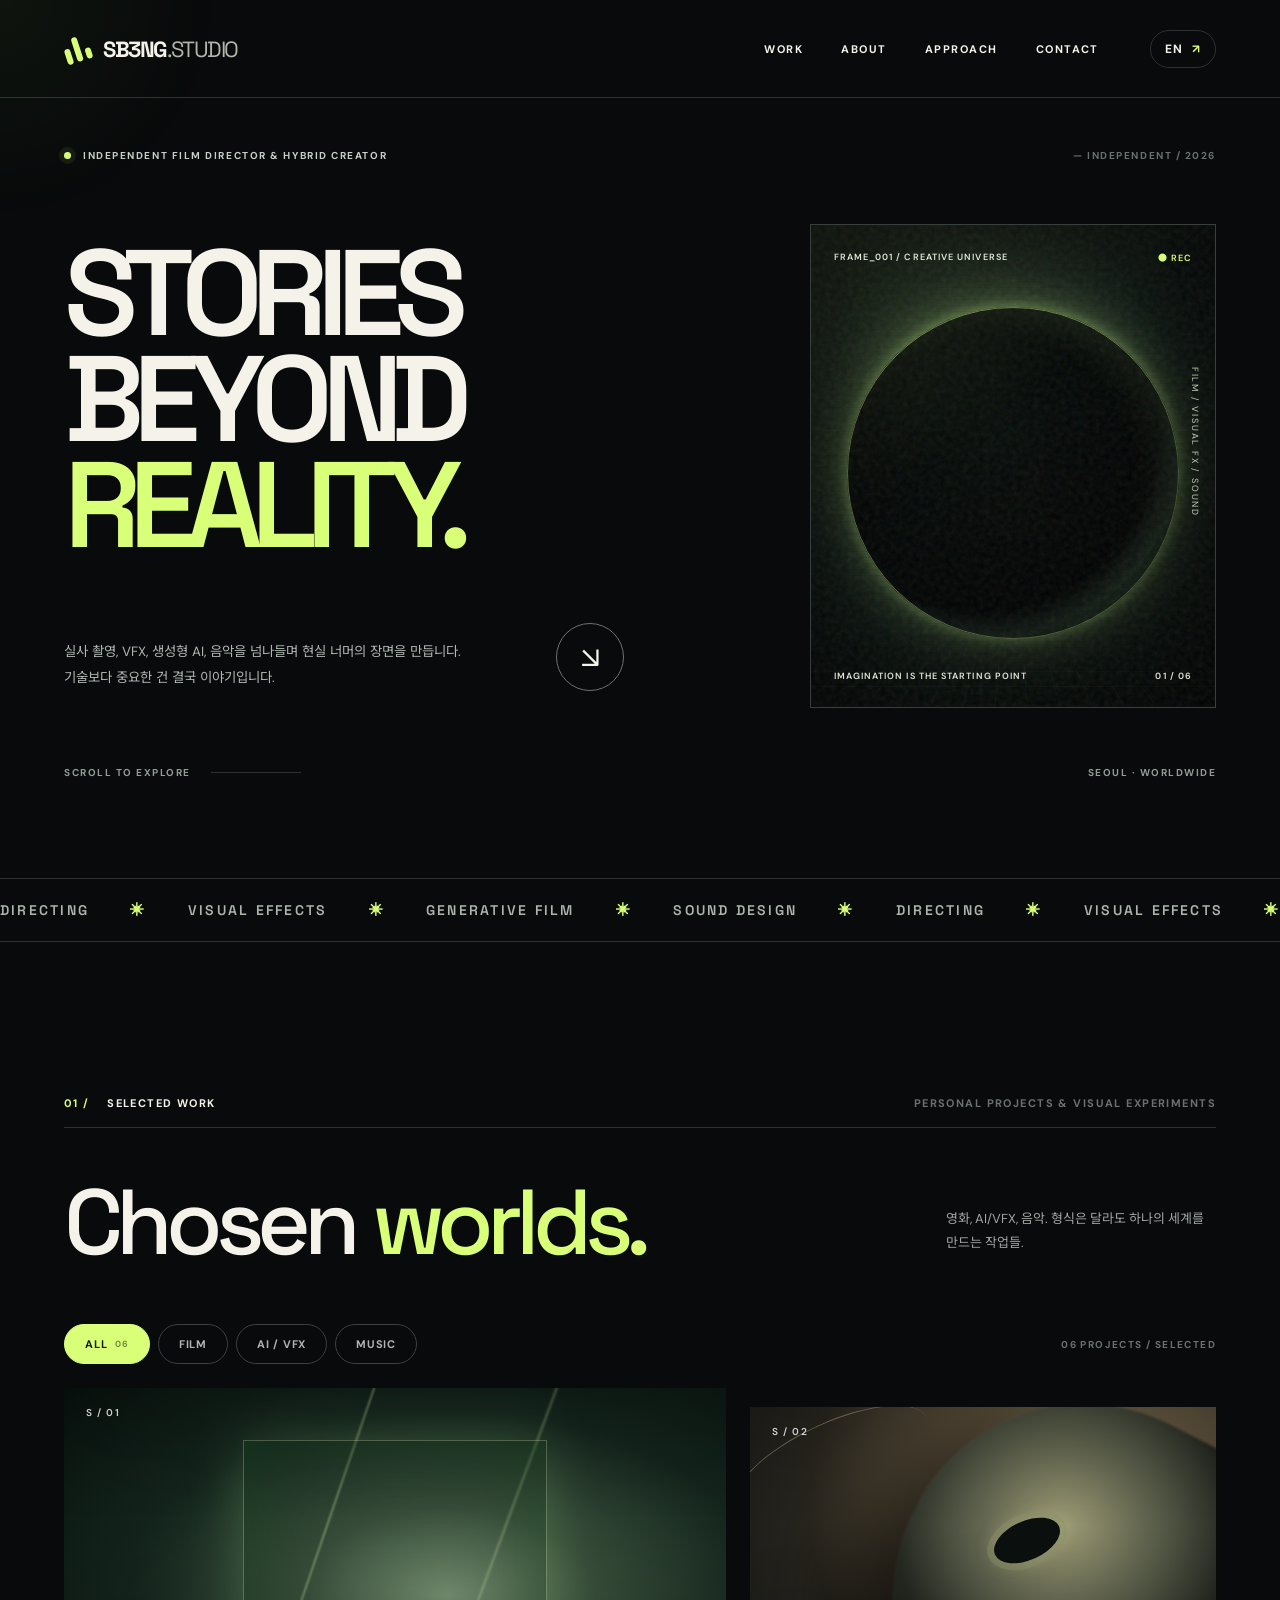
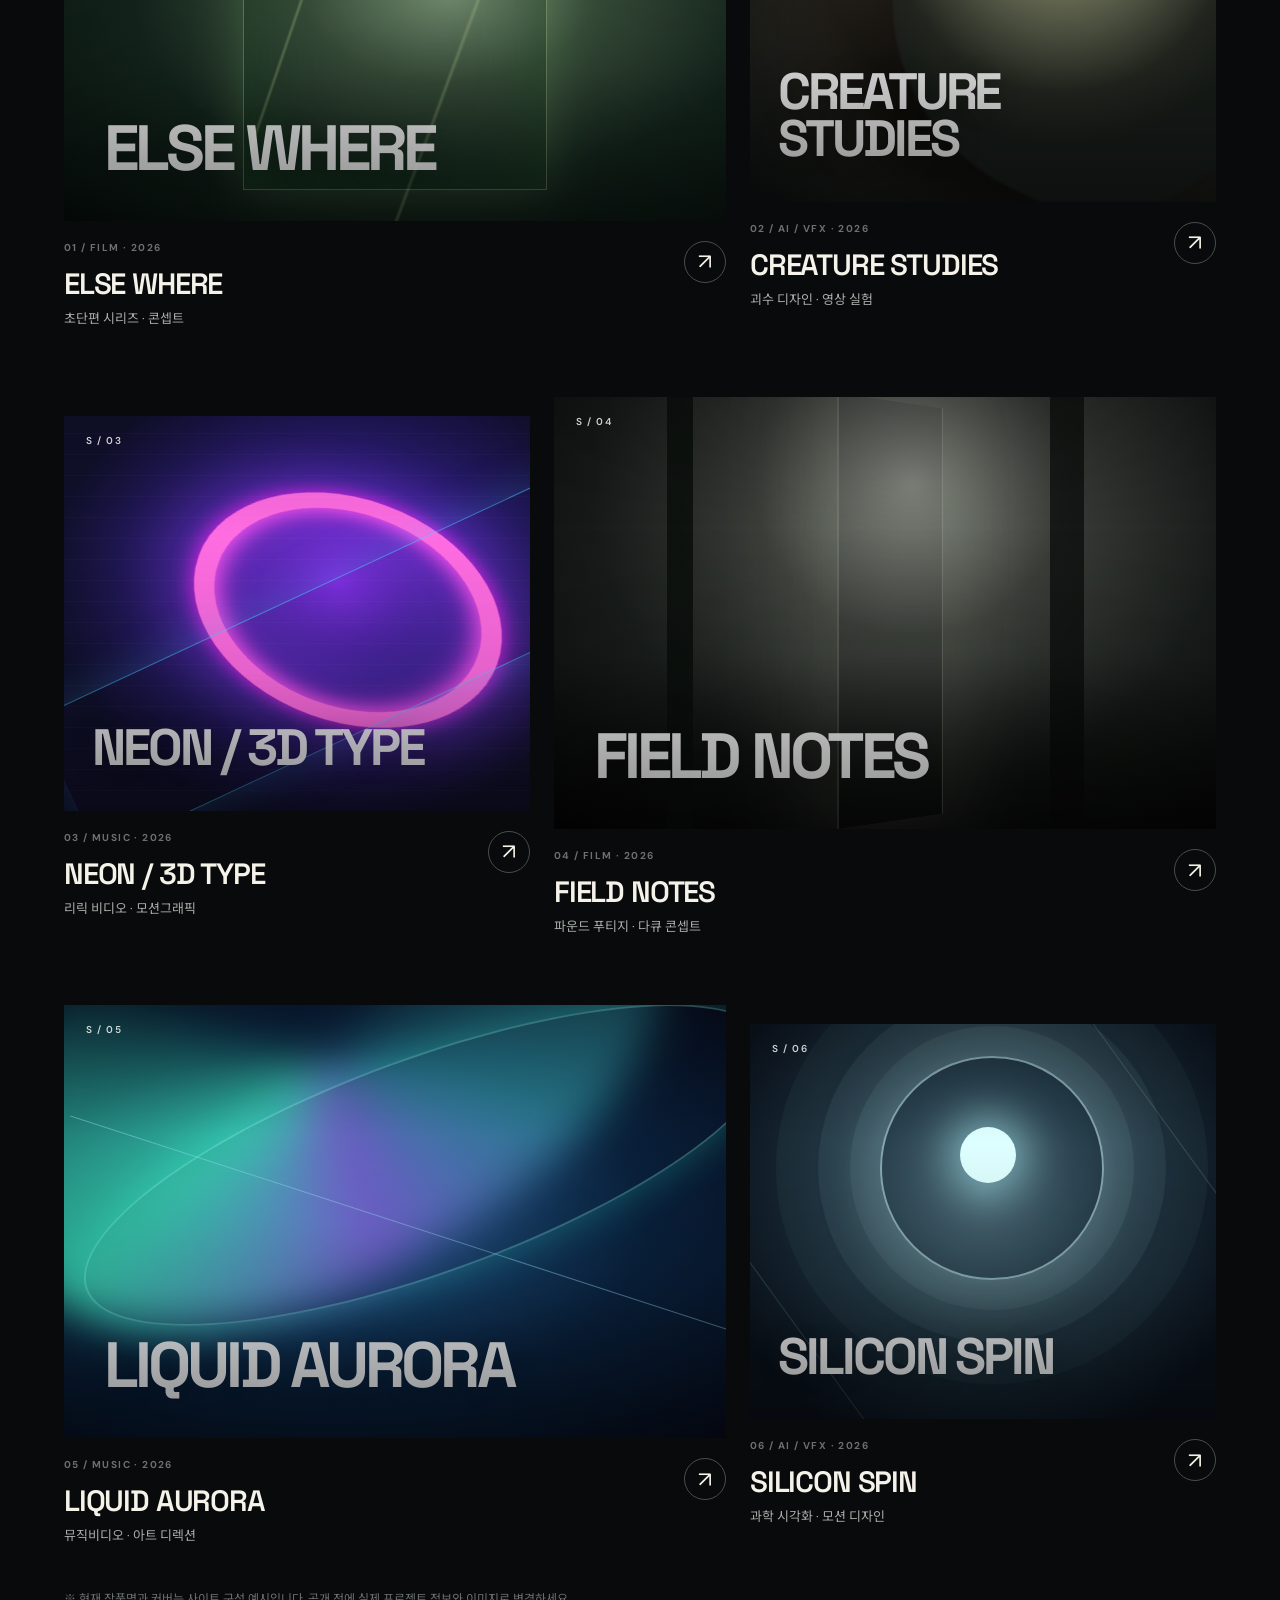
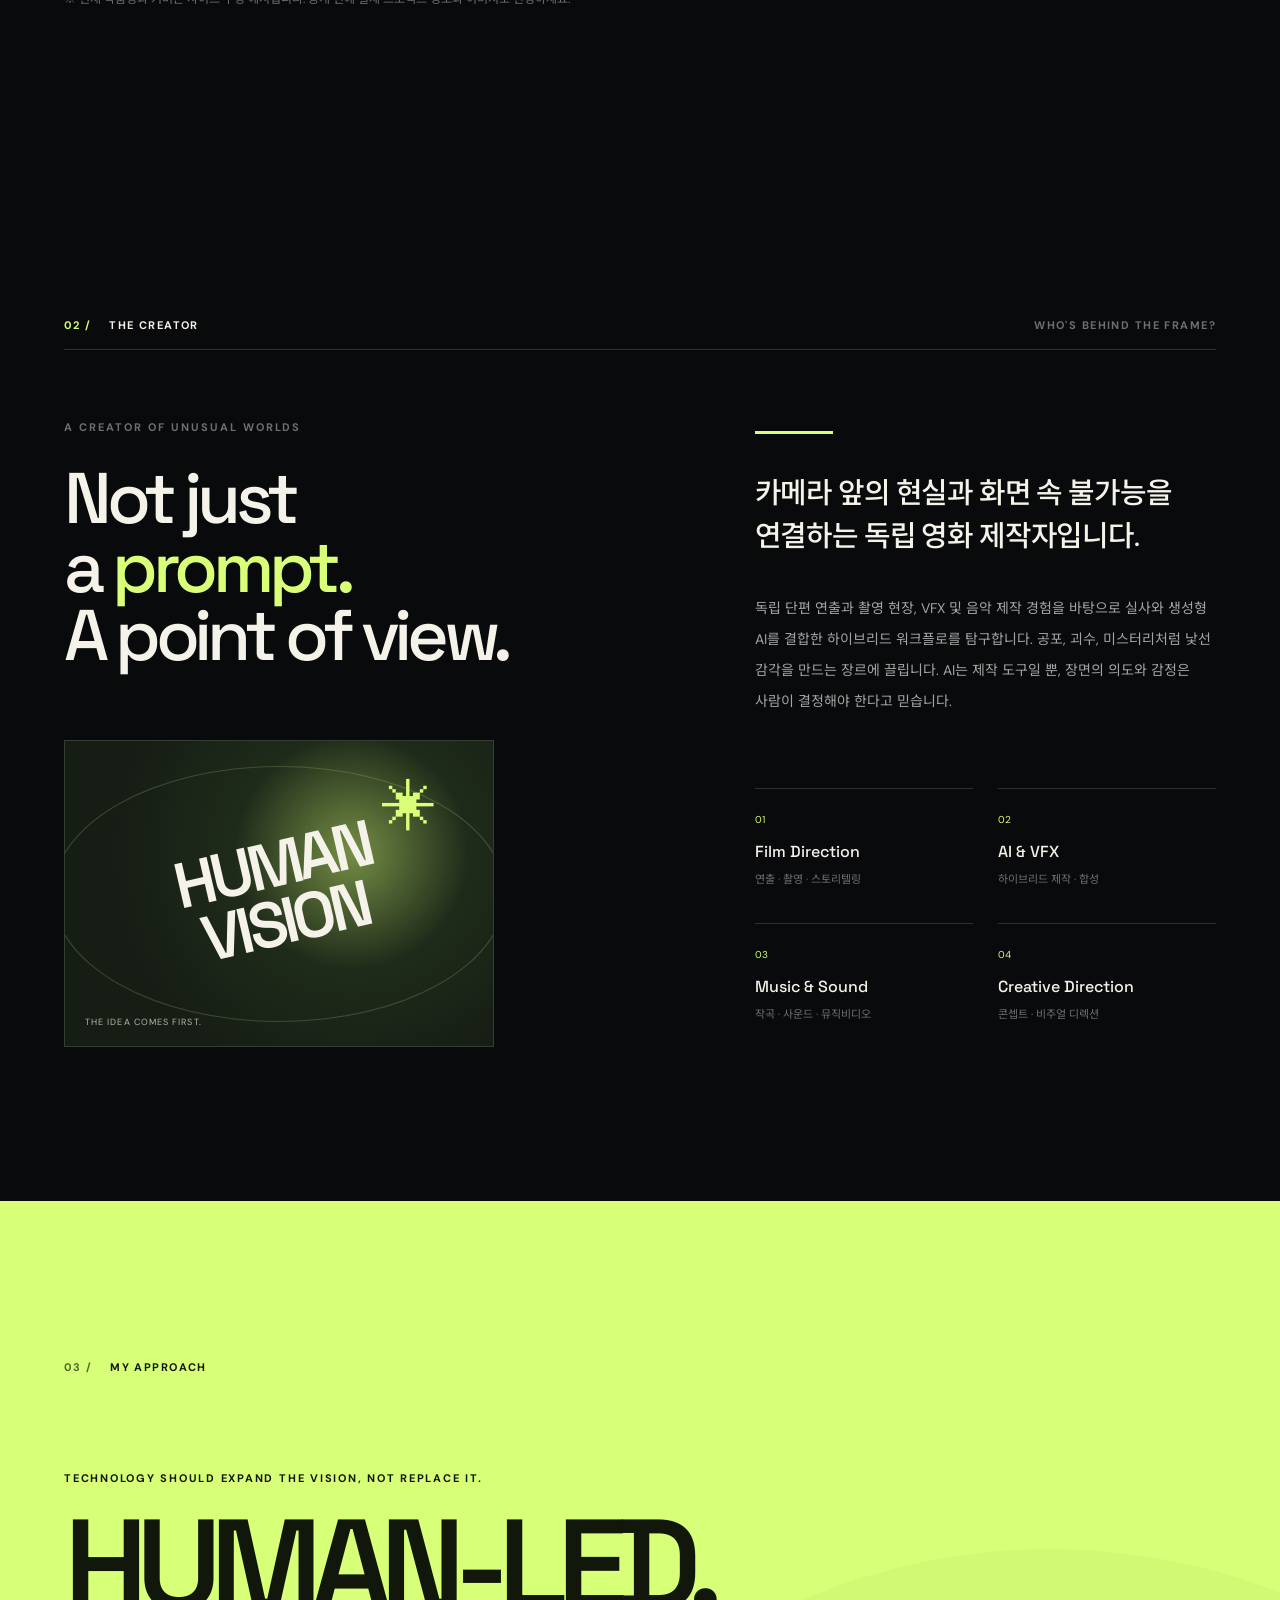
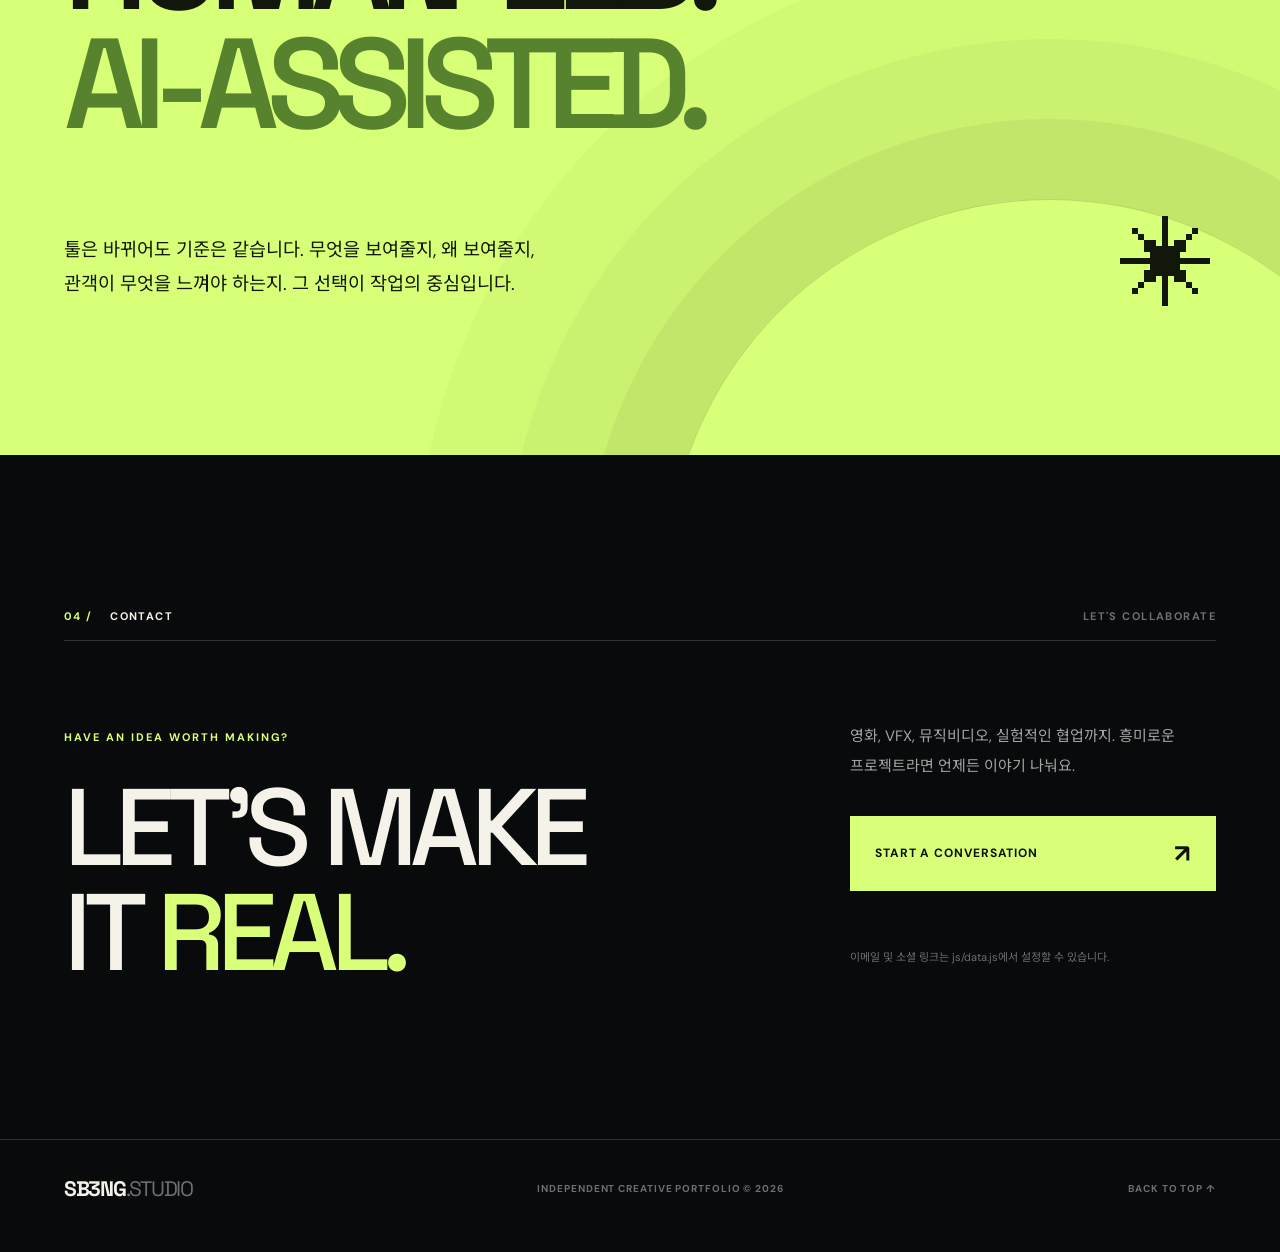
<file: index.html>
<!doctype html>
<html lang="ko">
  <head>
    <meta charset="UTF-8" />
    <meta name="viewport" content="width=device-width, initial-scale=1" />
    <meta name="theme-color" content="#080a0b" />
    <meta name="description" content="SB3NG.STUDIO — 독립 영화 연출, 하이브리드 AI/VFX, 뮤직 비주얼 제작 포트폴리오." />
    <meta property="og:type" content="website" />
    <meta property="og:title" content="SB3NG.STUDIO — Film, VFX & Creative Direction" />
    <meta property="og:description" content="Human-led stories. Expanded by technology." />
    <link rel="canonical" href="https://sb3ng.studio.com/" />
    <meta property="og:url" content="https://sb3ng.studio.com/" />
    <meta property="og:site_name" content="SB3NG.STUDIO" />
    <link rel="icon" href="[data-uri]" type="image/svg+xml" />
    <link rel="preconnect" href="https://fonts.googleapis.com" />
    <link rel="preconnect" href="https://fonts.gstatic.com" crossorigin />
    <link href="https://fonts.googleapis.com/css2?family=DM+Sans:wght@400;500;600;700&family=Space+Grotesk:wght@400;500;600;700&family=Noto+Sans+KR:wght@400;500;600;700&display=swap" rel="stylesheet" />
    <style>
:root {
  color-scheme: dark;
  --bg: #080a0b;
  --bg-soft: #111415;
  --surface: #151819;
  --ink: #f4f2e9;
  --muted: #a1a6a3;
  --dim: #6b716f;
  --line: rgba(239, 244, 229, .17);
  --acid: #d8ff77;
  --container: 1440px;
  --gutter: clamp(22px, 5vw, 90px);
  --font-display: 'Space Grotesk', 'Noto Sans KR', sans-serif;
  --font-body: 'DM Sans', 'Noto Sans KR', sans-serif;
}
*, *::before, *::after { box-sizing: border-box; }
html { scroll-behavior: smooth; scroll-padding-top: 100px; }
body { margin: 0; background: var(--bg); color: var(--ink); font-family: var(--font-body); -webkit-font-smoothing: antialiased; }
body.dialog-open, body.menu-open { overflow: hidden; }
::selection { color: #0d1009; background: var(--acid); }
a { color: inherit; text-decoration: none; }
button { color: inherit; font: inherit; cursor: pointer; }
button, a { -webkit-tap-highlight-color: transparent; }
button:focus-visible, a:focus-visible { outline: 2px solid var(--acid); outline-offset: 6px; }
img, video { max-width: 100%; }
[hidden] { display: none !important; }
.skip-link { position: fixed; z-index: 1000; top: 15px; left: 20px; padding: 12px 18px; background: var(--acid); color: #080a0b; transform: translateY(-190%); }
.skip-link:focus { transform: translateY(0); }
.section-wrap { width: min(100%, var(--container)); margin-inline: auto; padding-inline: var(--gutter); }
.section-space { padding-block: clamp(110px, 12vw, 200px); }
.cursor-glow { position: fixed; z-index: -1; width: 480px; height: 480px; border-radius: 50%; background: radial-gradient(circle, rgba(185, 255, 100, .055), transparent 65%); pointer-events: none; transform: translate(-50%, -50%); opacity: .8; }

/* Navigation */
.site-header { position: relative; z-index: 20; width: min(100%, var(--container)); height: 98px; margin-inline: auto; padding: 0 var(--gutter); display: flex; align-items: center; justify-content: space-between; border-bottom: 1px solid var(--line); }
.brand { display: inline-flex; align-items: center; gap: 13px; flex-shrink: 0; }
.brand__symbol { width: 26px; height: 26px; display: flex; align-items: flex-end; justify-content: space-between; gap: 3px; transform: rotate(-18deg); }
.brand__symbol span { background: var(--acid); display: block; width: 6px; border-radius: 5px; }
.brand__symbol span:nth-child(1) { height: 16px; }.brand__symbol span:nth-child(2) { height: 25px; }.brand__symbol span:nth-child(3) { height: 11px; }
.brand__name { font-family: var(--font-display); font-size: 22px; letter-spacing: -.065em; font-weight: 700; }.brand__light { font-weight: 400; color: #b1b7ae; }
.desktop-nav { display: flex; gap: clamp(20px, 3vw, 48px); margin-left: auto; margin-right: clamp(20px, 4vw, 75px); }
.desktop-nav a { position: relative; font-size: 11px; font-weight: 700; letter-spacing: .13em; transition: color .25s; }
.desktop-nav a::after { content: ''; position: absolute; left: 0; right: 100%; bottom: -10px; height: 1px; background: var(--acid); transition: right .3s; }
.desktop-nav a:hover { color: var(--acid); }.desktop-nav a:hover::after { right: 0; }
.header-actions { display: flex; align-items: center; gap: 17px; }
.lang-switch { background: transparent; border: 1px solid var(--line); border-radius: 50px; padding: 10px 13px; letter-spacing: .06em; font-size: 12px; font-weight: 700; min-width: 66px; }
.lang-switch:hover { border-color: var(--acid); color: var(--acid); }
.lang-switch span { margin-left: 6px; color: var(--acid); }
.menu-switch { display: none; width: 42px; height: 42px; background: transparent; border: 1px solid var(--line); border-radius: 50%; padding: 12px; flex-direction: column; justify-content: center; gap: 6px; }
.menu-switch span { display: block; width: 100%; height: 1px; background: var(--ink); }
.mobile-nav { position: fixed; z-index: 19; top: 80px; left: 0; right: 0; bottom: 0; display: flex; flex-direction: column; gap: 0; background: var(--bg); padding: 30px var(--gutter); }
.mobile-nav a { border-bottom: 1px solid var(--line); padding: 25px 0; font-size: clamp(32px, 8vw, 55px); font-weight: 700; font-family: var(--font-display); letter-spacing: -.05em; }

/* Hero */
.hero { min-height: 780px; padding-top: clamp(30px, 4vw, 62px); padding-bottom: 34px; }
.hero__eyebrow { display: flex; align-items: center; gap: 12px; font-size: 10px; font-weight: 700; letter-spacing: .155em; color: #c8cfc9; }
.signal { width: 7px; height: 7px; flex: 0 0 auto; border-radius: 50%; background: var(--acid); box-shadow: 0 0 0 5px rgba(216,255,119,.07); }
.hero__index { margin-left: auto; color: var(--dim); }
.hero__grid { display: grid; grid-template-columns: minmax(0, 1.27fr) minmax(0, .73fr); gap: clamp(25px, 3vw, 70px); align-items: center; margin-top: 62px; }
.hero__copy { min-width: 0; }
.hero__title { margin: 0; font-family: var(--font-display); font-weight: 600; font-size: clamp(66px, 9.5vw, 142px); line-height: .87; letter-spacing: -.095em; white-space: nowrap; }
.hero__title em { font-style: normal; color: var(--acid); }
.hero__bottom { display: flex; align-items: end; gap: 30px; justify-content: space-between; margin-top: 65px; max-width: 560px; }
.hero__description { color: #b0b7b1; max-width: 420px; margin: 0; font-size: clamp(13px, 1.05vw, 15px); line-height: 1.95; word-break: keep-all; }
.round-arrow { width: 68px; height: 68px; display: inline-flex; align-items: center; justify-content: center; flex: 0 0 auto; border: 1px solid #6b7470; border-radius: 50%; font-size: 30px; transition: all .3s; }
.round-arrow:hover { background: var(--acid); color: var(--bg); border-color: var(--acid); transform: rotate(45deg); }
.hero__visual { position: relative; aspect-ratio: 0.84; min-height: 420px; overflow: hidden; border: 1px solid #383f3c; background: radial-gradient(ellipse at 47% 47%, #535a42 0%, #29352e 20%, #17221c 38%, #08120f 65%, #040808 100%); isolation: isolate; }
.hero__visual::before { content: ''; position: absolute; inset: 0; z-index: 2; background: linear-gradient(145deg, rgba(216,255,119,.12), transparent 42%, rgba(0,0,0,.5)), repeating-linear-gradient(0deg, transparent 0px, transparent 5px, rgba(0,0,0,.13) 6px); pointer-events: none; }
.hero__visual::after { content: ''; position: absolute; inset: 0; z-index: 2; box-shadow: inset 0 0 110px 40px rgba(0,0,0,.65); pointer-events: none; }
.hero__visual-noise { position: absolute; inset: -50%; opacity: .13; z-index: 3; mix-blend-mode: screen; background-image: url('data:image/svg+xml,%3Csvg viewBox="0 0 180 180" xmlns="http://www.w3.org/2000/svg"%3E%3Cfilter id="n"%3E%3CfeTurbulence type="fractalNoise" baseFrequency=".82" numOctaves="3" stitchTiles="stitch"/%3E%3C/filter%3E%3Crect width="100%25" height="100%25" filter="url(%23n)" opacity=".7"/%3E%3C/svg%3E'); pointer-events: none; }
.hero__eclipse { position: absolute; width: 82%; aspect-ratio: 1; left: 9%; top: 17%; z-index: 1; border-radius: 50%; background: radial-gradient(circle at 40% 38%, #050b08 0%, #010303 62%, #15211b 72%, transparent 73%); box-shadow: 0 0 12px 2px rgba(205,255,139,.35), 0 0 48px rgba(205,255,139,.3), 0 0 145px rgba(166,216,139,.18); animation: hover-eclipse 9s ease-in-out infinite alternate; }
.hero__eclipse::after { content: ''; position: absolute; inset: 0; border-radius: 50%; border: 1px solid rgba(209,255,139,.55); box-shadow: inset -20px 3px 32px rgba(190,255,145,.1); }
.hero__visual-grid { position: absolute; left: -50%; bottom: -27%; width: 200%; height: 48%; z-index: 2; opacity: .28; transform: perspective(200px) rotateX(45deg); background: repeating-linear-gradient(0deg, rgba(227,255,176,.18) 0 1px, transparent 1px 35px), repeating-linear-gradient(90deg, rgba(227,255,176,.18) 0 1px, transparent 1px 35px); }
.hero__visual-top, .hero__visual-bottom { position: absolute; z-index: 5; left: 23px; right: 23px; display: flex; justify-content: space-between; gap: 10px; font-size: 9px; font-weight: 600; letter-spacing: .12em; color: #e1e8d8; }
.hero__visual-top { top: 26px; }.hero__visual-top span:last-child { color: var(--acid); }.hero__visual-bottom { bottom: 25px; }.hero__vertical-label { position: absolute; top: 45%; right: 14px; transform: translateY(-50%); z-index: 5; writing-mode: vertical-rl; font-size: 9px; letter-spacing: .2em; color: #c4d0b9; }
.hero__foot { display: flex; align-items: center; gap: 20px; margin-top: 58px; font-size: 10px; font-weight: 700; letter-spacing: .15em; color: #939d96; }
.scroll-line { display: block; width: 90px; height: 1px; background: var(--line); }.hero__foot > span:last-child { margin-left: auto; }
@keyframes hover-eclipse { 0% { transform: translateY(0) scale(1); } 100% { transform: translateY(-14px) scale(1.06); } }

/* Ticker */
.marquee { border-block: 1px solid var(--line); overflow: hidden; padding: 22px 0; color: #adb5ac; }
.marquee__track { width: max-content; font-family: var(--font-display); font-weight: 600; font-size: 14px; letter-spacing: .16em; white-space: nowrap; animation: marquee 38s linear infinite; }
.marquee__track span { display: inline-block; margin-inline: 35px; color: var(--acid); }
@keyframes marquee { to { transform: translateX(-50%); } }

/* Shared section heading */
.section-top { display: flex; align-items: center; justify-content: space-between; gap: 18px; padding-bottom: 17px; border-bottom: 1px solid var(--line); }
.kicker, .section-top__aside { font-size: 11px; font-weight: 700; letter-spacing: .13em; }.kicker__number { color: var(--acid); margin-right: 13px; }.section-top__aside { color: var(--dim); }
.section-heading { display: flex; align-items: end; justify-content: space-between; gap: 24px; margin-top: 50px; margin-bottom: 58px; }
.section-heading h2, .about__heading h2, .contact h2 { margin: 0; font-family: var(--font-display); font-weight: 500; line-height: .96; letter-spacing: -.075em; }
.section-heading h2 { font-size: clamp(52px, 7.2vw, 104px); }.section-heading em, .about h2 em, .statement h2 em, .contact h2 em { color: var(--acid); font-style: normal; }
.section-heading p { color: var(--muted); font-size: 13px; line-height: 1.9; max-width: 270px; margin: 0 0 10px; word-break: keep-all; }

/* Projects */
.work__controls { display: flex; align-items: center; justify-content: space-between; gap: 20px; padding-bottom: 24px; }
.filters { display: flex; gap: 8px; flex-wrap: wrap; }
.filter { display: flex; align-items: center; gap: 8px; border: 1px solid #3b4140; border-radius: 999px; padding: 12px 20px; background: transparent; color: #b0b5b2; font-size: 11px; letter-spacing: .07em; font-weight: 700; transition: all .25s; }
.filter span { font-size: 9px; opacity: .5; }.filter.is-active { color: #141a0c; background: var(--acid); border-color: var(--acid); }.filter:hover:not(.is-active) { color: var(--acid); border-color: var(--acid); }
.work__count { color: var(--dim); white-space: nowrap; font-size: 10px; font-weight: 700; letter-spacing: .14em; }
.project-grid { display: grid; grid-template-columns: repeat(12, minmax(0, 1fr)); gap: 70px 24px; }
.project-card { min-width: 0; grid-column: span 6; padding: 0; border: 0; background: transparent; text-align: left; opacity: 0; transform: translateY(15px); transition: opacity .45s ease var(--delay,0ms), transform .45s ease var(--delay,0ms); }
.project-card:nth-child(4n + 1), .project-card:nth-child(4n + 4) { grid-column: span 7; }
.project-card:nth-child(4n + 2), .project-card:nth-child(4n + 3) { grid-column: span 5; }
.project-card.is-visible { opacity: 1; transform: translateY(0); }
.project-art { position: relative; width: 100%; aspect-ratio: 1.53; background: #202521; overflow: hidden; isolation: isolate; }
.project-card:nth-child(4n + 2) .project-art, .project-card:nth-child(4n + 3) .project-art { aspect-ratio: 1.18; }
.project-art::after { content: ''; position: absolute; z-index: 5; inset: 0; background: linear-gradient(to bottom, rgba(0,0,0,.15), transparent 30%, rgba(0,0,0,.1) 65%, rgba(0,0,0,.42)); pointer-events: none; }
.project-art__scene { position: absolute; inset: 0; transition: transform .9s cubic-bezier(.2,.8,.2,1), filter .9s; }
.project-card:hover .project-art__scene, .project-card:hover .project-art > img, .project-card:hover .project-art > video { transform: scale(1.07); }
.project-art__scene::before, .project-art__scene::after { content: ''; position: absolute; }
.project-art__orb, .project-art__shape, .project-art__line { position: absolute; display: block; }
.project-art__word { position: absolute; z-index: 4; left: 6%; bottom: 10%; max-width: 88%; font-family: var(--font-display); font-weight: 700; letter-spacing: -.06em; line-height: .92; font-size: clamp(34px, 5vw, 83px); color: rgba(255,255,255,.9); text-wrap: balance; text-shadow: 0 3px 25px rgba(0,0,0,.24); pointer-events: none; }
.project-card:nth-child(4n + 2) .project-art__word, .project-card:nth-child(4n + 3) .project-art__word { font-size: clamp(33px, 4vw, 68px); }
.project-art__corner { position: absolute; z-index: 6; left: 22px; top: 18px; font-size: 10px; font-weight: 600; letter-spacing: .16em; color: rgba(255,255,255,.8); }
.project-art > img, .project-art > video { display: block; width: 100%; height: 100%; object-fit: cover; transition: transform .9s cubic-bezier(.2,.8,.2,1); }
/* Abstract covers are intentionally placeholders, not fake film stills. */
.art--liminal { background: #0f1512; }.art--liminal .project-art__scene { background: radial-gradient(ellipse at 58% 48%, #758f71 0%, #384e3a 27%, #14251d 58%, #070f0c 100%); }
.art--liminal .project-art__scene::before { left: 26%; top: -30%; width: 49%; height: 143%; background: linear-gradient(110deg, transparent 33%, rgba(223,241,172,.3) 33.5%, transparent 34%, transparent 66%, rgba(223,241,172,.24) 66.5%, transparent 67%); transform: perspective(480px) rotateY(-12deg); }.art--liminal .project-art__scene::after { inset: 12% 27% 7%; border: 1px solid rgba(216,235,182,.32); box-shadow: 0 0 50px rgba(172,240,144,.2), inset 0 0 80px rgba(33,81,40,.5); }
.art--creature { background: #1d190e; }.art--creature .project-art__scene { background: radial-gradient(ellipse at 70% 25%, #b7a77b, #695b43 29%, #28251e 58%, #0c1111 100%); }
.art--creature .project-art__orb { width: 85%; aspect-ratio: 1; top: 0%; right: -15%; background: radial-gradient(ellipse at 35% 35%, #9e9c76 0%, #4e5342 30%, #242720 46%, #171c19 61%); border-radius: 51% 41% 46% 56%; transform: rotate(27deg); filter: blur(1px); box-shadow: -30px 40px 85px rgba(0,0,0,.7); }.art--creature .project-art__shape { left: 52%; top: 29%; width: 15%; aspect-ratio: 1.8; border-radius: 50%; transform: rotate(-24deg); background: #0b100f; box-shadow: 0 0 0 7px rgba(139,145,104,.45), 0 0 20px rgba(250,245,160,.25); }.art--creature .project-art__line { width: 45%; height: 20%; left: -5%; top: 4%; border-radius: 50%; border-top: 1px solid rgba(229,205,160,.4); transform: rotate(-25deg); }
.art--neon { background: #15062d; }.art--neon .project-art__scene { background: radial-gradient(ellipse at 59% 42%, #7d2fe0 0%, #2d1d80 32%, #10102b 74%); }
.art--neon .project-art__orb { width: 58%; aspect-ratio: 1; left: 32%; top: 15%; border: 18px solid #ff6ce2; border-radius: 50%; transform: rotate(-25deg) skew(10deg, 10deg); filter: drop-shadow(0 0 10px #eb23ef) drop-shadow(0 0 37px #9c43ff); box-shadow: inset 0 0 24px rgba(255,131,243,.7); }.art--neon .project-art__line { left: -5%; bottom: 17%; width: 120%; height: 38%; transform: rotate(-25deg); border-block: 1px solid rgba(70,209,255,.54); box-shadow: 0 0 45px rgba(73,171,255,.25); }.art--neon .project-art__shape { width: 100%; height: 100%; background: repeating-linear-gradient(0deg, transparent 0 20px, rgba(255,255,255,.04) 21px); }
.art--field { background: #101210; }.art--field .project-art__scene { background: radial-gradient(ellipse at 54% 20%, #8e9888, #3c4339 31%, #171e1b 63%, #080b09 100%); filter: saturate(.53); }
.art--field .project-art__scene::before { inset: 0; background: linear-gradient(90deg, transparent 0 17%, rgba(7,14,10,.83) 17% 21%, transparent 21% 75%, rgba(4,10,7,.7) 75% 80%, transparent 80%), linear-gradient(180deg, rgba(0,0,0,.2) 0%, transparent 60%, rgba(0,0,0,.6) 100%); }.art--field .project-art__scene::after { left: 43%; top: 1%; height: 97%; width: 16%; border-inline: 1px solid rgba(184,206,168,.32); box-shadow: 0 0 80px 30px rgba(198,221,163,.1); transform: perspective(200px) rotateY(8deg); }
.art--aurora { background: #091a32; }.art--aurora .project-art__scene { background: radial-gradient(ellipse at 40% 50%, #225b90, #09203b 57%, #060b1a 100%); }
.art--aurora .project-art__orb { width: 110%; height: 98%; left: -16%; top: -36%; background: conic-gradient(from 65deg, transparent, rgba(75,235,238,.4), rgba(159,100,245,.65), rgba(65,255,199,.7), transparent 72%); border-radius: 45%; filter: blur(22px); transform: rotate(-30deg); }.art--aurora .project-art__shape { width: 110%; height: 50%; left: 0; top: 12%; border-radius: 50%; border: 2px solid rgba(136,255,237,.3); transform: rotate(-20deg); box-shadow: 0 0 40px rgba(48,240,215,.28); }.art--aurora .project-art__line { width: 120%; height: 30%; bottom: 17%; left: -5%; border-top: 1px solid rgba(155,223,242,.44); transform: rotate(18deg); }
.art--spin { background: #111d26; }.art--spin .project-art__scene { background: radial-gradient(ellipse at 50% 42%, #4d6c78, #1c313e 45%, #0a111b 85%); }
.art--spin .project-art__orb { left: 28%; top: 8%; width: 48%; aspect-ratio: 1; border: 2px solid rgba(184,222,227,.65); border-radius: 50%; box-shadow: 0 0 0 30px rgba(184,222,227,.07), 0 0 0 62px rgba(184,222,227,.065), 0 0 0 104px rgba(184,222,227,.04), 0 0 65px rgba(176,224,241,.25); }.art--spin .project-art__shape { left: 45%; top: 26%; width: 12%; aspect-ratio: 1; border-radius: 50%; background: #deffff; box-shadow: 0 0 40px 12px rgba(173,242,250,.55); }.art--spin .project-art__line { left: 4%; top: 0%; width: 90%; height: 100%; transform: rotate(-36deg); border-left: 1px solid rgba(184,222,227,.18); border-right: 1px solid rgba(184,222,227,.18); }
.project-card__details { display: flex; justify-content: space-between; gap: 20px; padding-top: 20px; }
.project-card__meta { display: block; font-size: 10px; color: var(--dim); letter-spacing: .14em; font-weight: 700; }
.project-card__details h3 { font-family: var(--font-display); font-size: clamp(22px, 2.3vw, 33px); font-weight: 600; margin: 11px 0 5px; letter-spacing: -.04em; }
.project-card__details p { color: #a7ada8; margin: 0; font-size: 13px; }
.project-card__arrow { display: grid; place-items: center; border: 1px solid #48504b; border-radius: 50%; width: 42px; height: 42px; font-size: 22px; flex: 0 0 auto; transition: background .2s,color .2s,transform .2s; }
.project-card:hover .project-card__arrow { background: var(--acid); border-color: var(--acid); color: #0a1008; transform: rotate(45deg); }
.demo-note { margin: 45px 0 0; color: var(--dim); font-size: 12px; line-height: 1.8; }

/* About */
.about__grid { display: grid; grid-template-columns: 1fr .82fr; gap: clamp(50px, 10vw, 160px); margin-top: 70px; }
.about__micro { margin: 0 0 30px; font-size: 11px; color: var(--dim); letter-spacing: .18em; font-weight: 700; }
.about__heading h2 { font-size: clamp(48px, 5.6vw, 91px); }
.about__figure { margin-top: 70px; max-width: 430px; aspect-ratio: 1.4; background: #161d15; overflow: hidden; position: relative; border: 1px solid #353e32; }
.about__figure::before { content: ''; position: absolute; inset: -35%; background: radial-gradient(circle at 60% 42%, rgba(210,254,117,.5), rgba(90,138,57,.13) 22%, transparent 45%); }
.about__figure::after { content: ''; position: absolute; inset: 8%; border: 1px solid rgba(222,247,160,.18); border-radius: 50%; transform: scaleX(1.26); }
.about__figure-inner { position: absolute; inset: 0; z-index: 1; display: flex; align-items: center; justify-content: center; }
.about__figure-inner > span:first-child { font-family: var(--font-display); text-align: center; font-size: clamp(36px, 5vw, 70px); line-height: .9; letter-spacing: -.08em; font-weight: 600; transform: rotate(-13deg); }
.about__figure-star { position: absolute; top: 10%; right: 13%; font-size: 55px; color: var(--acid); }
.about__figure-caption { position: absolute; z-index: 2; bottom: 18px; left: 20px; font-size: 9px; letter-spacing: .12em; color: #b0b9aa; }
.about__body { padding-top: 11px; }.about__line { display: block; width: 78px; height: 3px; background: var(--acid); margin-bottom: 38px; }
.about__lead { font-size: clamp(22px, 2.25vw, 35px); line-height: 1.5; letter-spacing: -.04em; word-break: keep-all; margin: 0 0 35px; font-weight: 500; }
.about__text { color: var(--muted); font-size: 14px; line-height: 2.2; margin: 0; word-break: keep-all; }
.service-grid { margin-top: 72px; display: grid; grid-template-columns: 1fr 1fr; gap: 34px 25px; }
.service-grid > div { border-top: 1px solid var(--line); padding-top: 18px; }.service-grid span { color: var(--acid); font-size: 10px; }.service-grid h3 { font-family: var(--font-display); font-size: 16px; font-weight: 500; margin: 13px 0 8px; }.service-grid p { color: var(--dim); font-size: 11px; margin: 0; line-height: 1.7; }

/* Manifesto */
.statement { position: relative; overflow: hidden; background: #d7ff77; color: #11180b; }
.statement__glow { position: absolute; right: -12%; bottom: -60%; width: 60vw; aspect-ratio: 1; border: 1px solid rgba(16,26,9,.17); border-radius: 50%; box-shadow: 0 0 0 80px rgba(16,26,9,.05), 0 0 0 160px rgba(16,26,9,.035), 0 0 0 250px rgba(16,26,9,.025); pointer-events: none; }
.statement .kicker__number { color: #4d6829; }
.statement__inner { position: relative; z-index: 1; }
.statement__small { margin: 95px 0 20px; letter-spacing: .16em; font-size: 11px; font-weight: 700; }
.statement__title { font-size: clamp(54px, 10vw, 153px); font-family: var(--font-display); font-weight: 600; line-height: .93; letter-spacing: -.092em; margin: 0; }
.statement__title em { color: #57822e !important; }
.statement__bottom { display: flex; justify-content: space-between; align-items: end; gap: 25px; margin-top: 90px; }
.statement__bottom p { max-width: 490px; font-size: clamp(14px, 1.45vw, 19px); line-height: 1.85; margin: 0; word-break: keep-all; }
.statement__asterisk { font-size: 96px; line-height: .7; }

/* Contact / Footer */
.contact__grid { display: grid; grid-template-columns: 1.1fr .6fr; gap: clamp(50px, 9vw, 160px); margin-top: 80px; align-items: end; }
.contact__eyebrow { color: var(--acid); letter-spacing: .18em; font-weight: 700; font-size: 11px; margin: 0 0 32px; }.contact h2 { font-size: clamp(61px, 8.5vw, 127px); }
.contact__right { padding-bottom: 8px; }.contact__right > p:first-child { color: var(--muted); font-size: 15px; line-height: 2; word-break: keep-all; margin: 0 0 35px; }
.contact__cta { display: flex; justify-content: space-between; align-items: center; gap: 20px; background: var(--acid); padding: 21px 25px; color: #0d1108; font-weight: 700; font-size: 12px; letter-spacing: .075em; transition: transform .2s, background .2s; }
.contact__cta span:last-child { font-size: 25px; }.contact__cta:hover { background: #efffb6; transform: translateY(-4px); }
.social-links { display: flex; flex-wrap: wrap; gap: 22px; margin-top: 32px; }.social-links a { color: #c2c9c1; font-size: 12px; }.social-links a:hover { color: var(--acid); }.contact__setup { color: var(--dim); font-size: 11px; line-height: 1.7; margin-top: 25px; }
.footer { display: flex; align-items: center; justify-content: space-between; gap: 20px; padding-block: 35px 50px; border-top: 1px solid var(--line); }
.footer__brand { font-family: var(--font-display); font-size: 21px; font-weight: 700; letter-spacing: -.06em; }.footer__brand span { font-weight: 400; color: var(--dim); }
.footer > span, .footer__top { color: var(--dim); font-size: 10px; font-weight: 700; letter-spacing: .09em; }.footer__top:hover { color: var(--acid); }

/* Detail modal */
.project-dialog { position: fixed; max-width: min(920px, calc(100% - 34px)); max-height: min(91vh, 1000px); width: 100%; margin: auto; padding: 0; color: var(--ink); background: #141818; border: 1px solid #485149; overflow: auto; }
.project-dialog::backdrop { background: rgba(0,0,0,.84); backdrop-filter: blur(8px); }.dialog__shell { position: relative; }.dialog__close { position: absolute; z-index: 10; right: 18px; top: 18px; display: grid; place-items: center; width: 46px; height: 46px; border: 1px solid rgba(255,255,255,.4); background: #1119; border-radius: 50%; font-size: 31px; line-height: 1; }
.dialog__close:hover { background: var(--acid); color: var(--bg); }.dialog__image .project-art { aspect-ratio: 1.96; }.dialog__image .project-art__word { font-size: clamp(42px, 7vw, 102px); }.dialog__content { padding: clamp(26px, 5vw, 60px); }
.dialog__eyebrow { color: var(--acid); font-size: 11px; font-weight: 700; letter-spacing: .15em; }.dialog__content h2 { font-family: var(--font-display); font-size: clamp(37px, 6vw, 78px); font-weight: 600; letter-spacing: -.07em; line-height: 1; margin: 17px 0 28px; }.dialog__desc { font-size: 15px; line-height: 2; color: #bec5bf; max-width: 700px; word-break: keep-all; }
.dialog__facts { display: grid; grid-template-columns: repeat(3, 1fr); gap: 15px; margin-top: 45px; padding-top: 25px; border-top: 1px solid var(--line); }.dialog__facts div { display: flex; flex-direction: column; gap: 12px; }.dialog__facts span { color: var(--dim); font-size: 11px; letter-spacing: .12em; }.dialog__facts strong { font-size: 13px; font-weight: 500; }.dialog__link { display: inline-flex; gap: 15px; margin-top: 35px; color: var(--acid); font-size: 12px; font-weight: 700; letter-spacing: .08em; }
.toast { position: fixed; left: 50%; bottom: 30px; z-index: 100; background: var(--acid); color: var(--bg); max-width: calc(100% - 35px); padding: 15px 24px; font-size: 13px; text-align: center; opacity: 0; pointer-events: none; transform: translate(-50%, 20px); transition: .25s; box-shadow: 0 10px 30px #0007; }.toast.is-visible { opacity: 1; transform: translate(-50%,0); }
/* Entrance reveal */
.reveal { opacity: 0; transform: translateY(25px); transition: opacity .85s ease, transform .85s cubic-bezier(.2,.8,.2,1); }.reveal.visible { opacity: 1; transform: translateY(0); }

@media (max-width: 1120px) {
  .hero__title { font-size: clamp(60px, 8.8vw, 105px); }.hero__grid { grid-template-columns: minmax(0,1.08fr) minmax(0,.92fr); }.hero__visual { min-height: 340px; }
  .about__grid { gap: 45px; }.about__heading h2 { font-size: clamp(47px, 5.2vw, 75px); }
  .contact__grid { grid-template-columns: 1fr .75fr; gap: 45px; }
}
@media (max-width: 760px) {
  .site-header { height: 80px; }.desktop-nav { display: none; }.menu-switch { display: flex; }.hero { min-height: 0; padding-bottom: 25px; }
  .hero__eyebrow { line-height: 1.65; font-size: 9px; }.hero__index { display: none; }
  .hero__grid { display: flex; flex-direction: column; align-items: stretch; margin-top: 60px; gap: 50px; }.hero__title { font-size: clamp(62px, 12.9vw, 105px); }.hero__bottom { margin-top: 40px; }.hero__visual { aspect-ratio: 1.4; min-height: 0; }.hero__eclipse { width: 52%; left: 25%; top: 10%; }.hero__foot { margin-top: 30px; }
  .section-space { padding-block: 100px; }.section-heading { flex-direction: column; align-items: start; margin-top: 40px; margin-bottom: 35px; }.section-heading p { max-width: 100%; }.section-top__aside { display: none; }
  .work__controls { align-items: start; flex-direction: column; }.project-grid { grid-template-columns: repeat(2, minmax(0, 1fr)); gap: 48px 18px; }.project-card:nth-child(n) { grid-column: span 1; }.project-card:nth-child(n) .project-art { aspect-ratio: 1.18; }.project-art__word { font-size: 6vw !important; }.project-art__corner { top: 13px; left: 13px; }
  .about__grid { grid-template-columns: 1fr; gap: 65px; }.about__heading h2 { font-size: clamp(55px, 9vw, 88px); }.about__figure { margin-top: 45px; max-width: 100%; aspect-ratio: 1.9; }.about__body { padding-top: 0; }.service-grid { margin-top: 50px; }
  .statement__small { margin-top: 70px; }.statement__title { font-size: clamp(57px, 11vw, 94px); }.statement__bottom { margin-top: 60px; }.statement__asterisk { font-size: 55px; }
  .contact__grid { grid-template-columns: 1fr; gap: 45px; margin-top: 60px; }.contact h2 { font-size: clamp(70px, 12vw, 115px); }.contact__right { max-width: 520px; }.footer { flex-wrap: wrap; }.footer > span { order: 3; width: 100%; }
}
@media (max-width: 520px) {
  .brand__name { font-size: 20px; }.brand__symbol { width: 23px; }.hero__title { font-size: clamp(49px, 13vw, 74px); }.hero__visual { aspect-ratio: 1.05; }.hero__eclipse { width: 75%; left: 12%; top: 12%; }.hero__bottom { gap: 16px; }.hero__description { font-size: 12px; }.round-arrow { width: 53px; height: 53px; font-size: 23px; }.hero__foot { font-size: 9px; }.scroll-line { width: 30px; }
  .filter { padding: 10px 14px; font-size: 10px; }.project-grid { grid-template-columns: minmax(0, 1fr); }.project-card:nth-child(n) { grid-column: 1 / -1; }.project-card:nth-child(n) .project-art { aspect-ratio: 1.35; }.project-art__word { font-size: clamp(39px, 10vw, 60px) !important; }.project-grid { gap: 48px; }.project-card__details h3 { font-size: 25px; }
  .about__heading h2 { font-size: clamp(52px, 11vw, 72px); }.about__figure { aspect-ratio: 1.35; }.about__figure-inner > span:first-child { font-size: 59px; }.service-grid { gap: 30px 15px; }.service-grid h3 { font-size: 14px; }
  .statement__title { font-size: clamp(52px, 11.8vw, 70px); }.statement__small { font-size: 9px; }.statement__bottom { align-items: flex-start; }.statement__asterisk { font-size: 39px; }.contact h2 { font-size: clamp(64px, 12.5vw, 80px); }.dialog__facts { grid-template-columns: 1fr; gap: 22px; }
}
@media (prefers-reduced-motion: reduce) {
  *, *::before, *::after { animation-duration: .01ms !important; animation-iteration-count: 1 !important; scroll-behavior: auto !important; transition-duration: .01ms !important; }
  .reveal { opacity: 1; transform: none; }
}

</style>
    
    
    <title>SB3NG.STUDIO — Film / VFX / Music</title>
  </head>
  <body>
    <a class="skip-link" href="#main">본문 바로가기</a>
    <div class="cursor-glow" aria-hidden="true"></div>
    <header class="site-header" id="top">
      <a class="brand" href="#top" aria-label="SB3NG.STUDIO 홈">
        <span class="brand__symbol" aria-hidden="true"><span></span><span></span><span></span></span>
        <span class="brand__name">SB3NG<span class="brand__light">.STUDIO</span></span>
      </a>
      <nav class="desktop-nav" aria-label="주 메뉴">
        <a href="#work" data-i18n="navWork">WORK</a>
        <a href="#about" data-i18n="navAbout">ABOUT</a>
        <a href="#approach" data-i18n="navApproach">APPROACH</a>
        <a href="#contact" data-i18n="navContact">CONTACT</a>
      </nav>
      <div class="header-actions">
        <button class="lang-switch" id="langSwitch" type="button" aria-label="Switch to English">EN <span aria-hidden="true">↗</span></button>
        <button class="menu-switch" id="menuSwitch" type="button" aria-label="메뉴 열기" aria-controls="mobileNav" aria-expanded="false"><span></span><span></span></button>
      </div>
    </header>
    <nav class="mobile-nav" id="mobileNav" aria-label="모바일 메뉴" hidden>
      <a href="#work" data-i18n="navWork">WORK</a>
      <a href="#about" data-i18n="navAbout">ABOUT</a>
      <a href="#approach" data-i18n="navApproach">APPROACH</a>
      <a href="#contact" data-i18n="navContact">CONTACT</a>
    </nav>
    <main id="main">
      <section class="hero section-wrap" aria-labelledby="heroTitle">
        <div class="hero__eyebrow reveal"><span class="signal"></span><span data-i18n="heroEyebrow">INDEPENDENT FILM DIRECTOR & HYBRID CREATOR</span><span class="hero__index">— INDEPENDENT / 2026</span></div>
        <div class="hero__grid">
          <div class="hero__copy">
            <h1 id="heroTitle" class="hero__title reveal" data-i18n-html="heroTitle">STORIES<br />BEYOND<br /><em>REALITY.</em></h1>
            <div class="hero__bottom reveal">
              <p class="hero__description" data-i18n="heroDescription">실사 촬영, VFX, 생성형 AI, 음악을 넘나들며 현실 너머의 장면을 만듭니다. 기술보다 중요한 건 결국 이야기입니다.</p>
              <a class="round-arrow" href="#work" aria-label="작품 보기"><span aria-hidden="true">↘</span></a>
            </div>
          </div>
          <div class="hero__visual reveal" aria-label="추상적인 시네마틱 영상 스타일 아트워크">
            <div class="hero__visual-noise" aria-hidden="true"></div>
            <div class="hero__eclipse" aria-hidden="true"></div>
            <div class="hero__visual-grid" aria-hidden="true"></div>
            <div class="hero__visual-top"><span>FRAME_001 / CREATIVE UNIVERSE</span><span>● REC</span></div>
            <div class="hero__visual-bottom"><span>IMAGINATION IS THE STARTING POINT</span><span>01 / 06</span></div>
            <div class="hero__vertical-label">FILM  /  VISUAL FX  /  SOUND</div>
          </div>
        </div>
        <div class="hero__foot reveal"><span data-i18n="scrollLabel">SCROLL TO EXPLORE</span><span class="scroll-line" aria-hidden="true"></span><span>SEOUL · WORLDWIDE</span></div>
      </section>

      <div class="marquee" aria-hidden="true"><div class="marquee__track">DIRECTING <span>✳</span> VISUAL EFFECTS <span>✳</span> GENERATIVE FILM <span>✳</span> SOUND DESIGN <span>✳</span> DIRECTING <span>✳</span> VISUAL EFFECTS <span>✳</span> GENERATIVE FILM <span>✳</span> SOUND DESIGN <span>✳</span></div></div>

      <section class="work section-wrap section-space" id="work" aria-labelledby="workHeading">
        <div class="section-top reveal"><span class="kicker"><span class="kicker__number">01 /</span> <span data-i18n="workKicker">SELECTED WORK</span></span><span class="section-top__aside" data-i18n="workAside">PERSONAL PROJECTS & VISUAL EXPERIMENTS</span></div>
        <div class="section-heading reveal"><h2 id="workHeading" data-i18n-html="workTitle">Chosen <em>worlds.</em></h2><p data-i18n="workDescription">영화, AI/VFX, 음악. 형식은 달라도 하나의 세계를 만드는 작업들.</p></div>
        <div class="work__controls reveal"><div class="filters" role="group" aria-label="작품 카테고리"><button type="button" class="filter is-active" data-filter="all" aria-pressed="true" data-i18n="filterAll">ALL <span>06</span></button><button type="button" class="filter" data-filter="film" aria-pressed="false" data-i18n="filterFilm">FILM</button><button type="button" class="filter" data-filter="vfx" aria-pressed="false" data-i18n="filterVfx">AI / VFX</button><button type="button" class="filter" data-filter="music" aria-pressed="false" data-i18n="filterMusic">MUSIC</button></div><span class="work__count" id="workCount" aria-live="polite">SHOWING 06 PROJECTS</span></div>
        <div class="project-grid" id="projectGrid" aria-live="polite"></div>
        <p class="demo-note" id="demoNote" data-i18n="demoNote">※ 현재 작품명과 커버는 사이트 구성 예시입니다. 공개 전에 실제 프로젝트 정보와 이미지로 변경하세요.</p>
      </section>

      <section class="about section-wrap section-space" id="about" aria-labelledby="aboutHeading">
        <div class="section-top reveal"><span class="kicker"><span class="kicker__number">02 /</span> <span data-i18n="aboutKicker">THE CREATOR</span></span><span class="section-top__aside">WHO'S BEHIND THE FRAME?</span></div>
        <div class="about__grid">
          <div class="about__heading reveal"><p class="about__micro">A CREATOR OF UNUSUAL WORLDS</p><h2 id="aboutHeading" data-i18n-html="aboutTitle">Not just<br />a <em>prompt.</em><br />A point of view.</h2><div class="about__figure"><div class="about__figure-inner"><span>HUMAN<br />VISION</span><span class="about__figure-star">✳</span></div><div class="about__figure-caption">THE IDEA COMES FIRST.</div></div></div>
          <div class="about__body reveal"><span class="about__line"></span><p class="about__lead" data-i18n="aboutLead">카메라 앞의 현실과 화면 속 불가능을 연결하는 독립 영화 제작자입니다.</p><p class="about__text" data-i18n="aboutBody">독립 단편 연출과 촬영 현장, VFX 및 음악 제작 경험을 바탕으로 실사와 생성형 AI를 결합한 하이브리드 워크플로를 탐구합니다. 공포, 괴수, 미스터리처럼 낯선 감각을 만드는 장르에 끌립니다. AI는 제작 도구일 뿐, 장면의 의도와 감정은 사람이 결정해야 한다고 믿습니다.</p><div class="service-grid"><div><span>01</span><h3 data-i18n="service1">Film Direction</h3><p data-i18n="service1Sub">연출 · 촬영 · 스토리텔링</p></div><div><span>02</span><h3 data-i18n="service2">AI & VFX</h3><p data-i18n="service2Sub">하이브리드 제작 · 합성</p></div><div><span>03</span><h3 data-i18n="service3">Music & Sound</h3><p data-i18n="service3Sub">작곡 · 사운드 · 뮤직비디오</p></div><div><span>04</span><h3 data-i18n="service4">Creative Direction</h3><p data-i18n="service4Sub">컨셉 · 비주얼 디렉션</p></div></div></div>
        </div>
      </section>

      <section class="statement section-space" id="approach" aria-labelledby="approachHeading"><div class="statement__glow" aria-hidden="true"></div><div class="section-wrap statement__inner"><span class="kicker reveal"><span class="kicker__number">03 /</span> <span data-i18n="approachKicker">MY APPROACH</span></span><p class="statement__small reveal" data-i18n="approachIntro">TECHNOLOGY SHOULD EXPAND THE VISION, NOT REPLACE IT.</p><h2 id="approachHeading" class="statement__title reveal" data-i18n-html="approachTitle">HUMAN-LED.<br /><em>AI-ASSISTED.</em></h2><div class="statement__bottom reveal"><p data-i18n="approachBody">툴은 바뀌어도 기준은 같습니다. 무엇을 보여줄지, 왜 보여줄지, 관객이 무엇을 느껴야 하는지. 그 선택이 작업의 중심입니다.</p><span class="statement__asterisk">✳</span></div></div></section>

      <section class="contact section-wrap section-space" id="contact" aria-labelledby="contactHeading"><div class="section-top reveal"><span class="kicker"><span class="kicker__number">04 /</span> <span data-i18n="contactKicker">CONTACT</span></span><span class="section-top__aside">LET'S COLLABORATE</span></div><div class="contact__grid reveal"><div><p class="contact__eyebrow" data-i18n="contactIntro">HAVE AN IDEA WORTH MAKING?</p><h2 id="contactHeading" data-i18n-html="contactTitle">LET'S MAKE<br />IT <em>REAL.</em></h2></div><div class="contact__right"><p data-i18n="contactBody">영화, VFX, 뮤직비디오, 실험적인 협업까지. 흥미로운 프로젝트라면 언제든 이야기 나눠요.</p><a class="contact__cta" id="emailLink" href="#contact"><span data-i18n="contactButton">START A CONVERSATION</span><span aria-hidden="true">↗</span></a><div class="social-links" id="socialLinks" aria-label="소셜 링크"></div><p class="contact__setup" id="contactSetup" data-i18n="contactSetup">이메일 및 소셜 링크는 js/data.js에서 설정할 수 있습니다.</p></div></div></section>
    </main>
    <footer class="footer section-wrap"><a class="footer__brand" href="#top">SB3NG<span>.STUDIO</span></a><span data-i18n="footerCaption">INDEPENDENT CREATIVE PORTFOLIO © <span id="currentYear">2026</span></span><a href="#top" class="footer__top" data-i18n="backToTop">BACK TO TOP ↑</a></footer>

    <dialog class="project-dialog" id="projectDialog" aria-labelledby="dialogTitle"><div class="dialog__shell"><button type="button" class="dialog__close" id="dialogClose" aria-label="닫기">×</button><div class="dialog__image" id="dialogImage"></div><div class="dialog__content"><span class="dialog__eyebrow" id="dialogEyebrow"></span><h2 id="dialogTitle"></h2><p class="dialog__desc" id="dialogDescription"></p><div class="dialog__facts"><div><span id="dialogCategoryLabel">DISCIPLINE</span><strong id="dialogCategory"></strong></div><div><span id="dialogYearLabel">YEAR</span><strong id="dialogYear"></strong></div><div><span id="dialogStageLabel">STATUS</span><strong id="dialogStage"></strong></div></div><a id="dialogLink" class="dialog__link" href="#" target="_blank" rel="noopener noreferrer" hidden><span data-i18n="viewProject">VIEW PROJECT</span> ↗</a></div></div></dialog>
    <div class="toast" id="toast" role="status" aria-live="polite"></div>
  <script>
/*
 * 수정하는 곳 ①: 본인 연락처 및 소셜 주소
 * 수정하는 곳 ②: 프로젝트 제목 / 설명 / 이미지 / 영상
 * 예시: media: { type: 'image', src: './assets/my-film.webp' }
 * 예시: media: { type: 'video', src: './assets/my-reel.mp4', poster: './assets/my-reel.webp' }
 * 아래 media가 null이면 CSS 추상 커버가 표시됩니다.
 * demoMode를 false로 바꾸면 샘플 프로젝트 안내가 사라집니다.
 */
window.PORTFOLIO_DATA = {
  contactEmail: '',  // 예: 'hello@yourdomain.com' (실제 주소 입력)
  socials: [
    // { label: 'Instagram', url: 'https://www.instagram.com/yourname/' },
    // { label: 'YouTube', url: 'https://www.youtube.com/@yourname' },
    // { label: 'Vimeo', url: 'https://vimeo.com/yourname' },
  ],
  demoMode: true,
  projects: [
    {
      id: 'else-where',
      category: 'film',
      year: '2026',
      number: '01',
      art: 'liminal',
      media: null,
      link: '',
      title: 'ELSE WHERE',
      type: { ko: '초단편 시리즈 · 콘셉트', en: 'Micro Series · Concept' },
      stage: { ko: '기획', en: 'In Development' },
      description: {
        ko: '일상에서 벗어난 공간, 낯선 규칙, 되돌릴 수 없는 선택을 소재로 한 미스터리 초단편 시리즈의 콘셉트입니다.',
        en: 'A micro-series concept exploring unfamiliar spaces, unexpected rules and irreversible choices.'
      }
    },
    {
      id: 'creature-studies',
      category: 'vfx',
      year: '2026',
      number: '02',
      art: 'creature',
      media: null,
      link: '',
      title: 'CREATURE STUDIES',
      type: { ko: '괴수 디자인 · 영상 실험', en: 'Creature Design · Visual Test' },
      stage: { ko: '실험', en: 'Experiment' },
      description: {
        ko: '실사 공간을 바탕으로 크리처의 크기, 질감, 그림자, 움직임과 카메라의 관계를 탐색하는 시각 실험입니다.',
        en: 'Visual explorations of creature scale, texture, movement and cinematic integration with live-action environments.'
      }
    },
    {
      id: 'neon',
      category: 'music',
      year: '2026',
      number: '03',
      art: 'neon',
      media: null,
      link: '',
      title: 'NEON / 3D TYPE',
      type: { ko: '리릭 비디오 · 모션그래픽', en: 'Lyric Video · Motion Graphics' },
      stage: { ko: '비주얼 테스트', en: 'Visual Test' },
      description: {
        ko: '글로시 네온 질감과 3D 타이포그래피, 박자에 반응하는 모션을 조합한 음악 영상 스타일 실험입니다.',
        en: 'An exploration of glossy neon materials, 3D typography and beat-responsive motion design.'
      }
    },
    {
      id: 'field-notes',
      category: 'film',
      year: '2026',
      number: '04',
      art: 'field',
      media: null,
      link: '',
      title: 'FIELD NOTES',
      type: { ko: '파운드 푸티지 · 다큐 콘셉트', en: 'Found Footage · Doc Concept' },
      stage: { ko: '개발', en: 'In Development' },
      description: {
        ko: '현장 조사, 인터뷰, 기록 영상의 관찰성을 결합하는 공포 다큐멘터리의 제작 방향을 탐구합니다.',
        en: 'A documentary-horror concept combining field observation, interviews and an investigative camera language.'
      }
    },
    {
      id: 'liquid-aurora',
      category: 'music',
      year: '2026',
      number: '05',
      art: 'aurora',
      media: null,
      link: '',
      title: 'LIQUID AURORA',
      type: { ko: '뮤직비디오 · 아트 디렉션', en: 'Music Video · Art Direction' },
      stage: { ko: '콘셉트', en: 'Concept' },
      description: {
        ko: '액체처럼 흐르는 빛과 음악의 감정선을 공간으로 확장해보는 추상적 비주얼 콘셉트입니다.',
        en: 'An abstract visual world that transforms fluid light and musical emotion into a spatial experience.'
      }
    },
    {
      id: 'silicon-spin',
      category: 'vfx',
      year: '2026',
      number: '06',
      art: 'spin',
      media: null,
      link: '',
      title: 'SILICON SPIN',
      type: { ko: '과학 시각화 · 모션 디자인', en: 'Science Visualization · Motion' },
      stage: { ko: '비주얼 연구', en: 'Visual Study' },
      description: {
        ko: '마이크로 스케일의 구조와 운동을 한 번의 카메라 움직임으로 연결하는 시각화 테스트입니다.',
        en: 'A visualization study connecting microscopic structure and motion through one continuous camera move.'
      }
    }
  ]
};

</script>
<script>
(() => {
  'use strict';
  const data = window.PORTFOLIO_DATA;
  if (!data) throw new Error('js/data.js 파일을 먼저 불러와야 합니다.');
  const $ = (selector, root = document) => root.querySelector(selector);
  const $$ = (selector, root = document) => [...root.querySelectorAll(selector)];
  const translations = {
    ko: {
      navWork: 'WORK', navAbout: 'ABOUT', navApproach: 'APPROACH', navContact: 'CONTACT',
      heroEyebrow: 'INDEPENDENT FILM DIRECTOR & HYBRID CREATOR',
      heroTitle: 'STORIES<br>BEYOND<br><em>REALITY.</em>',
      heroDescription: '실사 촬영, VFX, 생성형 AI, 음악을 넘나들며 현실 너머의 장면을 만듭니다. 기술보다 중요한 건 결국 이야기입니다.',
      scrollLabel: 'SCROLL TO EXPLORE', workKicker: 'SELECTED WORK', workAside: 'PERSONAL PROJECTS & VISUAL EXPERIMENTS',
      workTitle: 'Chosen <em>worlds.</em>', workDescription: '영화, AI/VFX, 음악. 형식은 달라도 하나의 세계를 만드는 작업들.',
      filterAll: 'ALL', filterFilm: 'FILM', filterVfx: 'AI / VFX', filterMusic: 'MUSIC',
      workCount: n => `${String(n).padStart(2, '0')} PROJECTS / SELECTED`,
      demoNote: '※ 현재 작품명과 커버는 사이트 구성 예시입니다. 공개 전에 실제 프로젝트 정보와 이미지로 변경하세요.',
      aboutKicker: 'THE CREATOR', aboutTitle: 'Not just<br>a <em>prompt.</em><br>A point of view.',
      aboutLead: '카메라 앞의 현실과 화면 속 불가능을 연결하는 독립 영화 제작자입니다.',
      aboutBody: '독립 단편 연출과 촬영 현장, VFX 및 음악 제작 경험을 바탕으로 실사와 생성형 AI를 결합한 하이브리드 워크플로를 탐구합니다. 공포, 괴수, 미스터리처럼 낯선 감각을 만드는 장르에 끌립니다. AI는 제작 도구일 뿐, 장면의 의도와 감정은 사람이 결정해야 한다고 믿습니다.',
      service1: 'Film Direction', service1Sub: '연출 · 촬영 · 스토리텔링', service2: 'AI & VFX', service2Sub: '하이브리드 제작 · 합성',
      service3: 'Music & Sound', service3Sub: '작곡 · 사운드 · 뮤직비디오', service4: 'Creative Direction', service4Sub: '콘셉트 · 비주얼 디렉션',
      approachKicker: 'MY APPROACH', approachIntro: 'TECHNOLOGY SHOULD EXPAND THE VISION, NOT REPLACE IT.',
      approachTitle: 'HUMAN-LED.<br><em>AI-ASSISTED.</em>',
      approachBody: '툴은 바뀌어도 기준은 같습니다. 무엇을 보여줄지, 왜 보여줄지, 관객이 무엇을 느껴야 하는지. 그 선택이 작업의 중심입니다.',
      contactKicker: 'CONTACT', contactIntro: 'HAVE AN IDEA WORTH MAKING?', contactTitle: "LET'S MAKE<br>IT <em>REAL.</em>",
      contactBody: '영화, VFX, 뮤직비디오, 실험적인 협업까지. 흥미로운 프로젝트라면 언제든 이야기 나눠요.',
      contactButton: 'START A CONVERSATION', contactSetup: '이메일 및 소셜 링크는 js/data.js에서 설정할 수 있습니다.',
      footerCaption: 'INDEPENDENT CREATIVE PORTFOLIO', backToTop: 'BACK TO TOP ↑',
      viewProject: 'VIEW PROJECT', categoryLabel: '분야', yearLabel: '연도', stageLabel: '진행 상태',
      categories: { film: 'FILM', vfx: 'AI / VFX', music: 'MUSIC' },
      contactUnset: 'js/data.js에서 contactEmail을 입력하면 이메일 버튼이 활성화됩니다.',
      closeDialog: '프로젝트 상세 닫기', openMenu: '메뉴 열기', closeMenu: '메뉴 닫기'
    },
    en: {
      navWork: 'WORK', navAbout: 'ABOUT', navApproach: 'APPROACH', navContact: 'CONTACT',
      heroEyebrow: 'INDEPENDENT FILM DIRECTOR & HYBRID CREATOR',
      heroTitle: 'STORIES<br>BEYOND<br><em>REALITY.</em>',
      heroDescription: 'I build worlds beyond reality through live-action filmmaking, VFX, generative AI and music. The technology matters less than the story.',
      scrollLabel: 'SCROLL TO EXPLORE', workKicker: 'SELECTED WORK', workAside: 'PERSONAL PROJECTS & VISUAL EXPERIMENTS',
      workTitle: 'Chosen <em>worlds.</em>', workDescription: 'Film, AI/VFX and music. Different mediums, one creative universe.',
      filterAll: 'ALL', filterFilm: 'FILM', filterVfx: 'AI / VFX', filterMusic: 'MUSIC',
      workCount: n => `${String(n).padStart(2, '0')} PROJECTS / SELECTED`,
      demoNote: '※ Sample project descriptions and abstract covers. Replace them with your original work before publishing.',
      aboutKicker: 'THE CREATOR', aboutTitle: 'Not just<br>a <em>prompt.</em><br>A point of view.',
      aboutLead: 'An independent filmmaker connecting what a camera captures to what the imagination makes possible.',
      aboutBody: 'My work draws on independent film direction, hands-on production, VFX and music. I explore hybrid workflows where live action and generative AI work together, with a special interest in horror, creatures and mystery. AI is a production tool; the vision, emotion and intent remain human decisions.',
      service1: 'Film Direction', service1Sub: 'Direction · Camera · Storytelling', service2: 'AI & VFX', service2Sub: 'Hybrid Production · Compositing',
      service3: 'Music & Sound', service3Sub: 'Composition · Sound · Music Video', service4: 'Creative Direction', service4Sub: 'Concept · Visual Direction',
      approachKicker: 'MY APPROACH', approachIntro: 'TECHNOLOGY SHOULD EXPAND THE VISION, NOT REPLACE IT.',
      approachTitle: 'HUMAN-LED.<br><em>AI-ASSISTED.</em>',
      approachBody: 'Tools evolve. The principles stay the same: what to show, why it matters, and what the audience should feel. Those choices lead every frame.',
      contactKicker: 'CONTACT', contactIntro: 'HAVE AN IDEA WORTH MAKING?', contactTitle: "LET'S MAKE<br>IT <em>REAL.</em>",
      contactBody: 'Films, visual effects, music videos or unconventional collaborations — if the idea is exciting, let’s talk.',
      contactButton: 'START A CONVERSATION', contactSetup: 'Add your email and social links in js/data.js.',
      footerCaption: 'INDEPENDENT CREATIVE PORTFOLIO', backToTop: 'BACK TO TOP ↑',
      viewProject: 'VIEW PROJECT', categoryLabel: 'DISCIPLINE', yearLabel: 'YEAR', stageLabel: 'STATUS',
      categories: { film: 'FILM', vfx: 'AI / VFX', music: 'MUSIC' },
      contactUnset: 'Add your contactEmail in js/data.js to enable the contact button.',
      closeDialog: 'Close project details', openMenu: 'Open menu', closeMenu: 'Close menu'
    }
  };

  let lang = 'ko';
  let filter = 'all';
  let activeProject = null;
  let toastTimer;
  const prefersReducedMotion = window.matchMedia('(prefers-reduced-motion: reduce)').matches;
  const grid = $('#projectGrid');
  const dialog = $('#projectDialog');

  function cleanUrl(url) {
    if (!url) return null;
    try {
      const parsed = new URL(url, window.location.href);
      return ['http:', 'https:'].includes(parsed.protocol) ? parsed.href : null;
    } catch { return null; }
  }

  function text(node, value) { if (node) node.textContent = value || ''; }

  function createArt(project, className = '') {
    const wrapper = document.createElement('div');
    wrapper.className = `project-art art--${project.art} ${className}`.trim();
    const media = project.media;
    if (media?.src) {
      if (media.type === 'image') {
        const img = document.createElement('img');
        img.src = media.src;
        img.alt = `${project.title} still`;
        img.loading = 'lazy';
        img.decoding = 'async';
        wrapper.append(img);
        wrapper.classList.add('has-media');
      } else if (media.type === 'video') {
        const video = document.createElement('video');
        video.src = media.src;
        if (media.poster) video.poster = media.poster;
        video.autoplay = !prefersReducedMotion;
        video.muted = true;
        video.loop = true;
        video.playsInline = true;
        video.preload = 'metadata';
        video.setAttribute('aria-label', `${project.title} video preview`);
        wrapper.append(video);
        wrapper.classList.add('has-media');
      }
    }
    if (!wrapper.classList.contains('has-media')) {
      const surface = document.createElement('div');
      surface.className = 'project-art__scene';
      surface.setAttribute('aria-hidden', 'true');
      surface.innerHTML = '<span class="project-art__orb"></span><span class="project-art__line"></span><span class="project-art__shape"></span>';
      wrapper.append(surface);
      const word = document.createElement('span');
      word.className = 'project-art__word';
      word.textContent = project.title;
      wrapper.append(word);
    }
    const corner = document.createElement('span');
    corner.className = 'project-art__corner';
    corner.textContent = `S / ${project.number}`;
    wrapper.append(corner);
    return wrapper;
  }

  function renderProjects() {
    grid.replaceChildren();
    const visible = data.projects.filter(project => filter === 'all' || project.category === filter);
    visible.forEach((project, i) => {
      const card = document.createElement('button');
      card.type = 'button';
      card.className = 'project-card';
      card.setAttribute('aria-label', `${project.title} — ${project.type[lang]}`);
      card.style.setProperty('--delay', `${Math.min(i, 5) * 65}ms`);
      card.append(createArt(project));
      const details = document.createElement('div');
      details.className = 'project-card__details';
      const titleBlock = document.createElement('div');
      const meta = document.createElement('span'); meta.className = 'project-card__meta'; meta.textContent = `${project.number} / ${translations[lang].categories[project.category]} · ${project.year}`;
      const title = document.createElement('h3'); title.textContent = project.title;
      const type = document.createElement('p'); type.textContent = project.type[lang];
      titleBlock.append(meta, title, type);
      const arrow = document.createElement('span'); arrow.className = 'project-card__arrow'; arrow.textContent = '↗'; arrow.setAttribute('aria-hidden', 'true');
      details.append(titleBlock, arrow);
      card.append(details);
      card.addEventListener('click', () => openProject(project));
      grid.append(card);
      if (prefersReducedMotion) card.classList.add('is-visible');
      else requestAnimationFrame(() => card.classList.add('is-visible'));
    });
    text($('#workCount'), translations[lang].workCount(visible.length));
    $$('.filter').forEach(button => {
      const active = button.dataset.filter === filter;
      button.classList.toggle('is-active', active);
      button.setAttribute('aria-pressed', String(active));
      button.textContent = translations[lang][{all:'filterAll',film:'filterFilm',vfx:'filterVfx',music:'filterMusic'}[button.dataset.filter]];
      if (button.dataset.filter === 'all') {
        const count = document.createElement('span');
        count.textContent = String(data.projects.length).padStart(2, '0');
        button.append(' ', count);
      }
    });
  }

  function openProject(project) {
    activeProject = project;
    $('#dialogImage').replaceChildren(createArt(project, 'project-art--dialog'));
    text($('#dialogEyebrow'), `${project.number} / ${translations[lang].categories[project.category]}`);
    text($('#dialogTitle'), project.title);
    text($('#dialogDescription'), project.description[lang]);
    text($('#dialogCategory'), project.type[lang]);
    text($('#dialogYear'), project.year);
    text($('#dialogStage'), project.stage[lang]);
    const link = $('#dialogLink');
    const href = cleanUrl(project.link);
    link.hidden = !href;
    if (href) link.href = href; else link.removeAttribute('href');
    if (!dialog.open) dialog.showModal();
    document.body.classList.add('dialog-open');
  }

  function setLanguage(next) {
    lang = next;
    document.documentElement.lang = next;
    $$('#langSwitch').forEach(button => { button.innerHTML = `${next === 'ko' ? 'EN' : 'KR'} <span aria-hidden="true">↗</span>`; button.setAttribute('aria-label', next === 'ko' ? 'Switch to English' : '한국어로 변경'); });
    $$('[data-i18n]').forEach(node => {
      const key = node.dataset.i18n;
      if (key === 'filterAll' || key === 'filterFilm' || key === 'filterVfx' || key === 'filterMusic') return;
      if (key === 'footerCaption') {
        node.textContent = `${translations[lang][key]} © ${new Date().getFullYear()}`;
      } else if (typeof translations[lang][key] === 'string') {
        node.textContent = translations[lang][key];
      }
    });
    // HTML is defined exclusively in the static, local translations above.
    $$('[data-i18n-html]').forEach(node => { node.innerHTML = translations[lang][node.dataset.i18nHtml]; });
    text($('#dialogCategoryLabel'), translations[lang].categoryLabel);
    text($('#dialogYearLabel'), translations[lang].yearLabel);
    text($('#dialogStageLabel'), translations[lang].stageLabel);
    $('#dialogClose').setAttribute('aria-label', translations[lang].closeDialog);
    renderProjects();
    if (activeProject && dialog.open) openProject(activeProject);
    if (data.demoMode) $('#demoNote').hidden = false;
  }

  function flash(message) {
    const toast = $('#toast');
    toast.textContent = message;
    toast.classList.add('is-visible');
    clearTimeout(toastTimer);
    toastTimer = setTimeout(() => toast.classList.remove('is-visible'), 3500);
  }

  function setupContact() {
    const emailLink = $('#emailLink');
    if (data.contactEmail && /^[^\s@]+@[^\s@]+\.[^\s@]+$/.test(data.contactEmail)) {
      emailLink.href = `mailto:${data.contactEmail}?subject=${encodeURIComponent('Project inquiry / SB3NG.STUDIO')}`;
      $('#contactSetup').hidden = true;
    } else {
      emailLink.href = '#contact';
      emailLink.addEventListener('click', event => { event.preventDefault(); flash(translations[lang].contactUnset); });
    }
    const socials = $('#socialLinks');
    (data.socials || []).forEach(item => {
      const href = cleanUrl(item.url);
      if (!href || !item.label) return;
      const link = document.createElement('a'); link.href = href; link.target = '_blank'; link.rel = 'noopener noreferrer';
      link.textContent = `${item.label} ↗`;
      socials.append(link);
    });
  }

  function setupReveal() {
    const elements = $$('.reveal');
    if (prefersReducedMotion || !('IntersectionObserver' in window)) {
      elements.forEach(el => el.classList.add('visible'));
      return;
    }
    const observer = new IntersectionObserver(entries => {
      entries.forEach(entry => {
        if (!entry.isIntersecting) return;
        entry.target.classList.add('visible');
        observer.unobserve(entry.target);
      });
    }, { threshold: 0.12, rootMargin: '0px 0px -25px 0px' });
    elements.forEach(el => observer.observe(el));
  }

  function setupMenu() {
    const button = $('#menuSwitch');
    const nav = $('#mobileNav');
    function close() { nav.hidden = true; button.setAttribute('aria-expanded','false'); button.setAttribute('aria-label', translations[lang].openMenu); document.body.classList.remove('menu-open'); }
    button.addEventListener('click', () => {
      const opening = nav.hidden;
      nav.hidden = !opening;
      button.setAttribute('aria-expanded', String(opening));
      button.setAttribute('aria-label', translations[lang][opening ? 'closeMenu' : 'openMenu']);
      document.body.classList.toggle('menu-open', opening);
    });
    $$('a', nav).forEach(a => a.addEventListener('click', close));
    window.addEventListener('resize', () => { if (window.innerWidth > 760 && !nav.hidden) close(); });
    document.addEventListener('keydown', event => { if (event.key === 'Escape' && !nav.hidden) close(); });
  }

  function setupPointer() {
    if (!window.matchMedia('(hover: hover) and (pointer: fine)').matches || prefersReducedMotion) return;
    const glow = $('.cursor-glow');
    window.addEventListener('pointermove', event => {
      glow.style.left = `${event.clientX}px`;
      glow.style.top = `${event.clientY}px`;
    }, { passive: true });
  }

  $$('.filter').forEach(button => button.addEventListener('click', () => { filter = button.dataset.filter; renderProjects(); }));
  $('#langSwitch').addEventListener('click', () => setLanguage(lang === 'ko' ? 'en' : 'ko'));
  $('#dialogClose').addEventListener('click', () => dialog.close());
  dialog.addEventListener('click', event => { if (event.target === dialog) dialog.close(); });
  dialog.addEventListener('close', () => { document.body.classList.remove('dialog-open'); activeProject = null; $('#dialogImage').replaceChildren(); });
  setupContact();
  setupMenu();
  setupPointer();
  setLanguage('ko');
  setupReveal();
  $('#demoNote').hidden = !data.demoMode;
})();

</script>
</body>
</html>
</file>
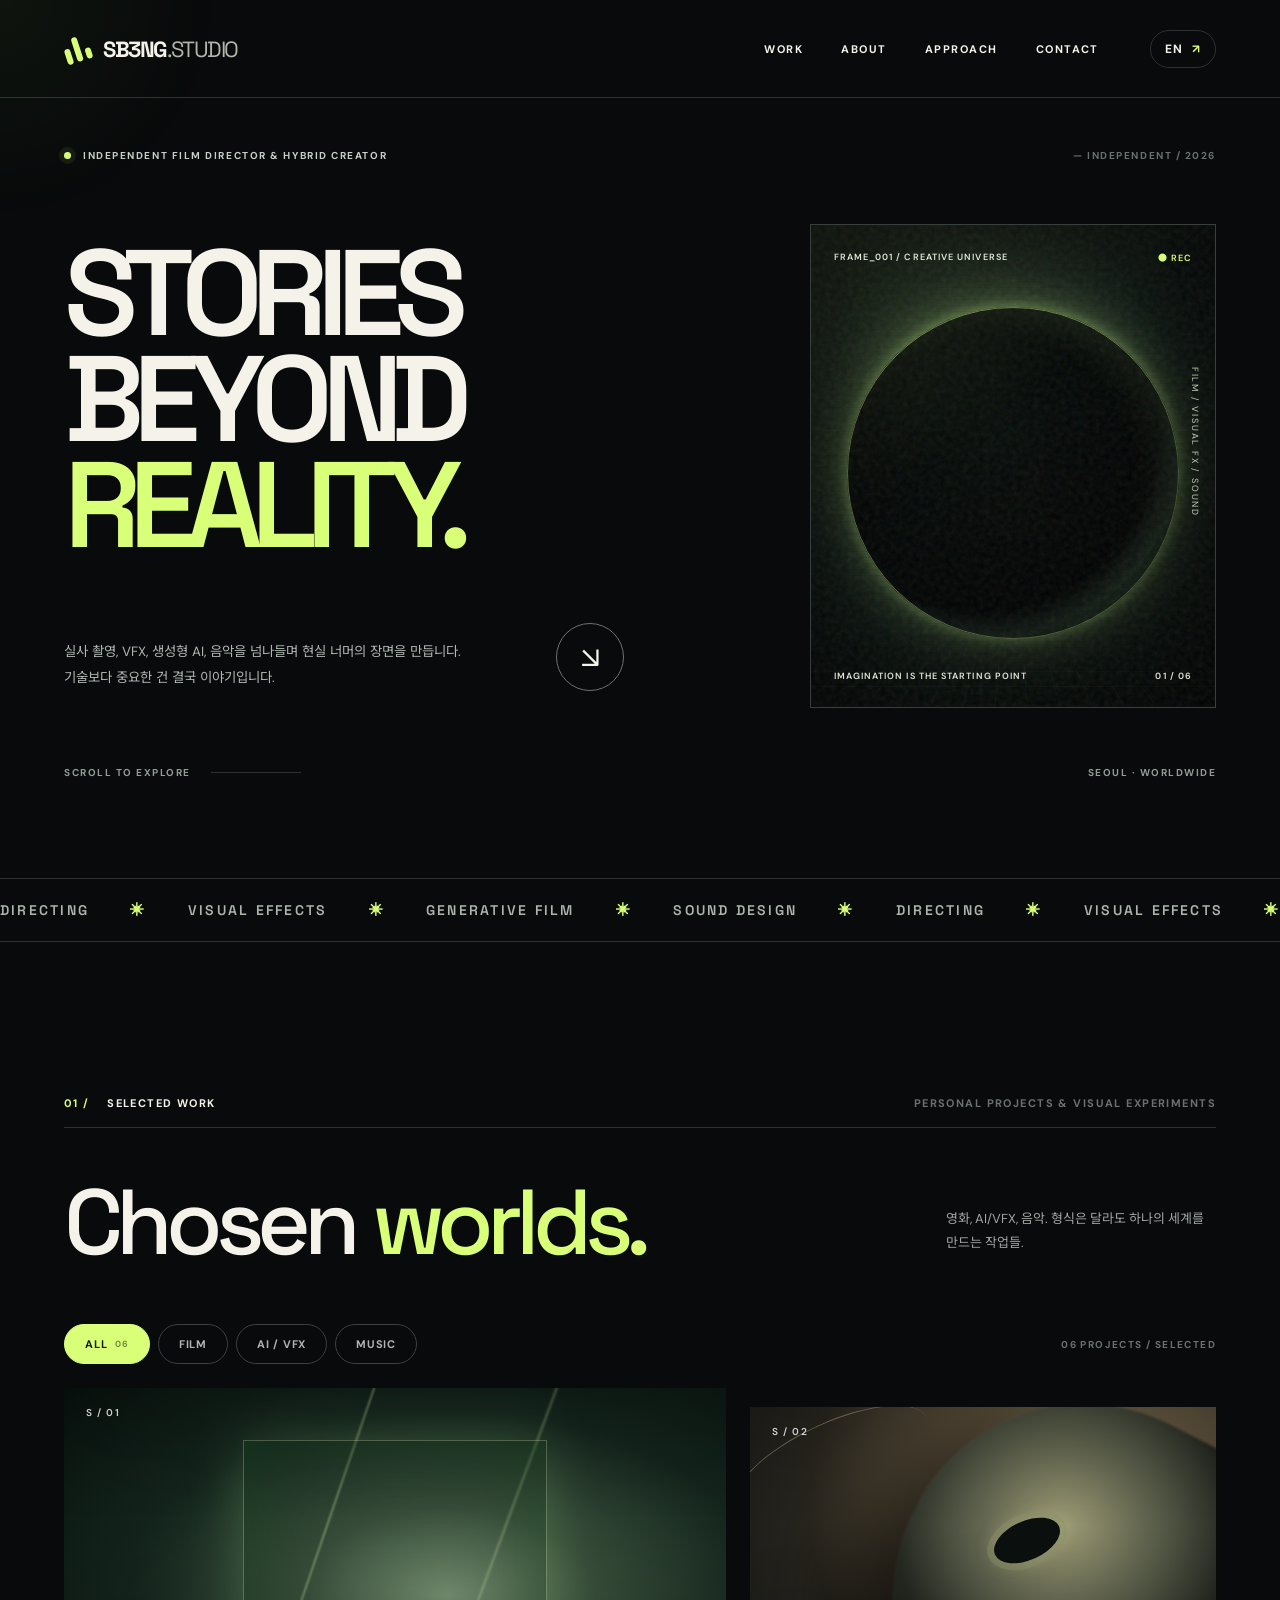
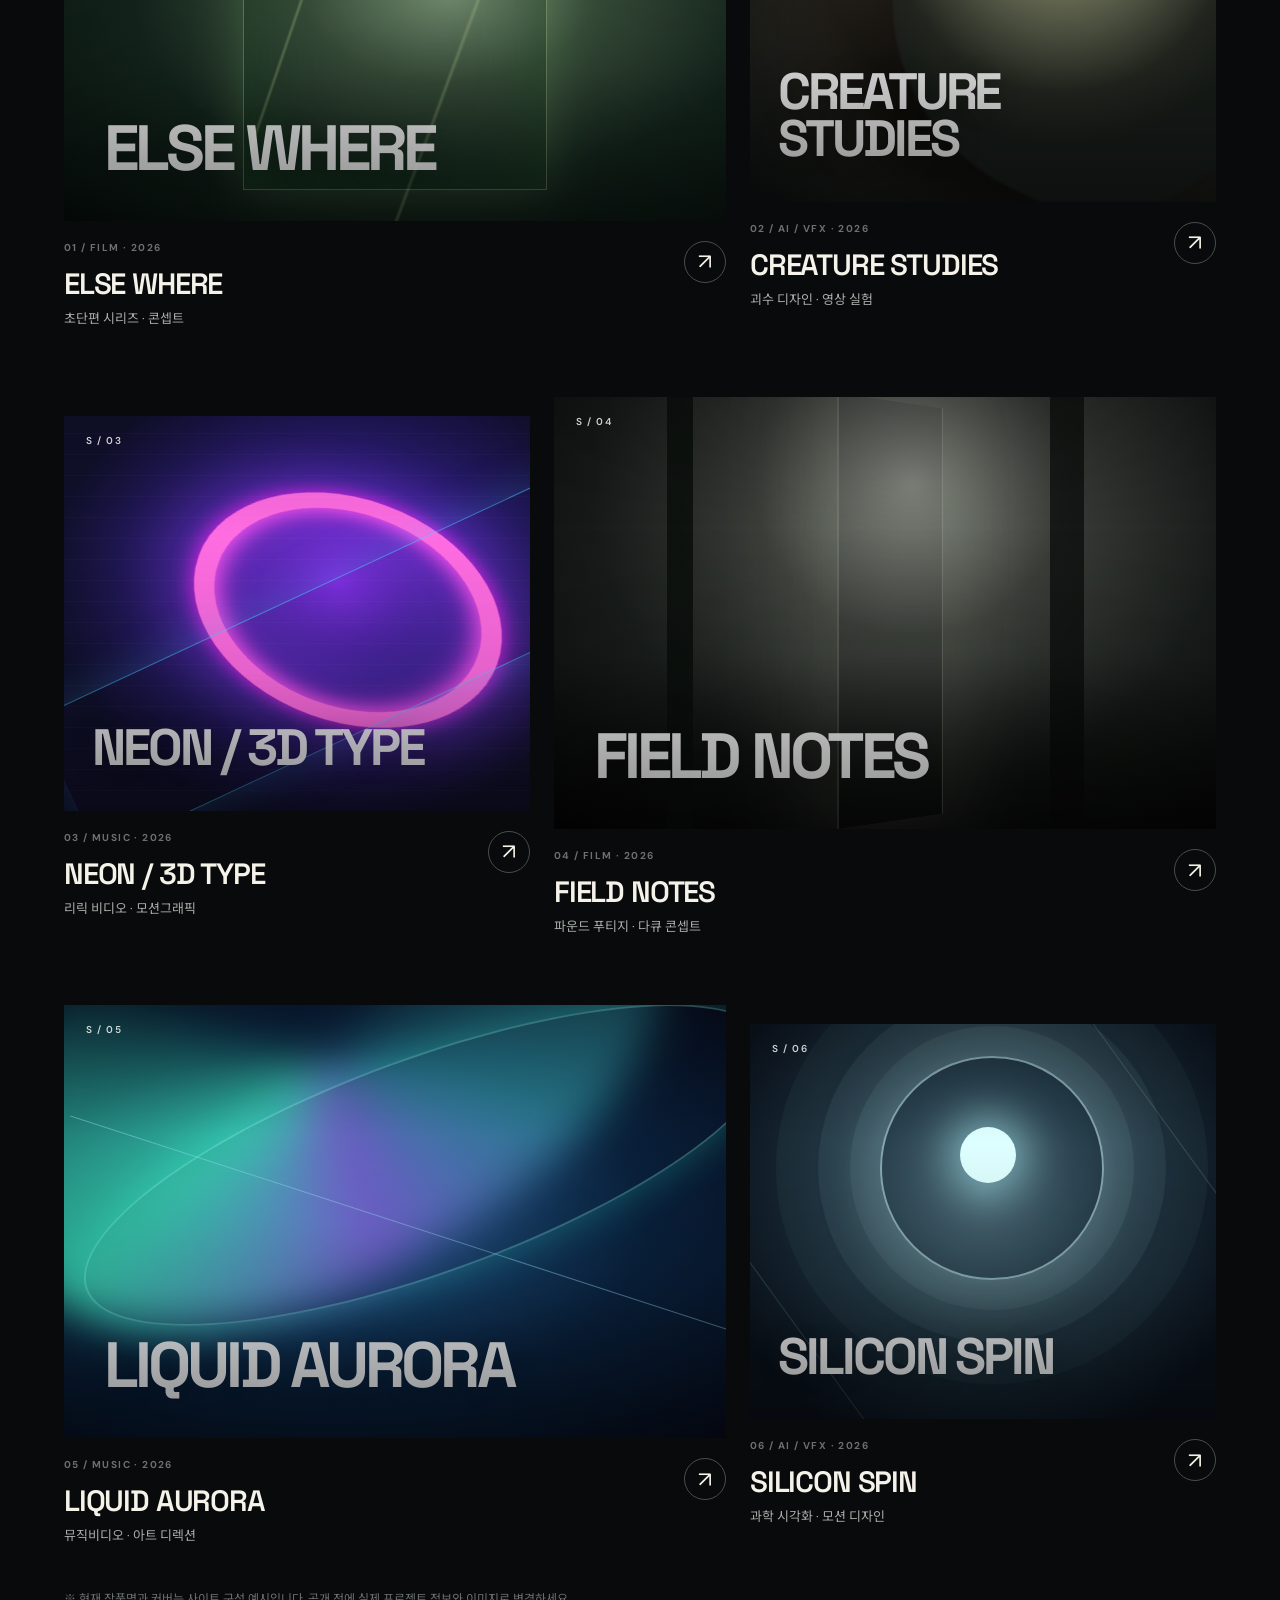
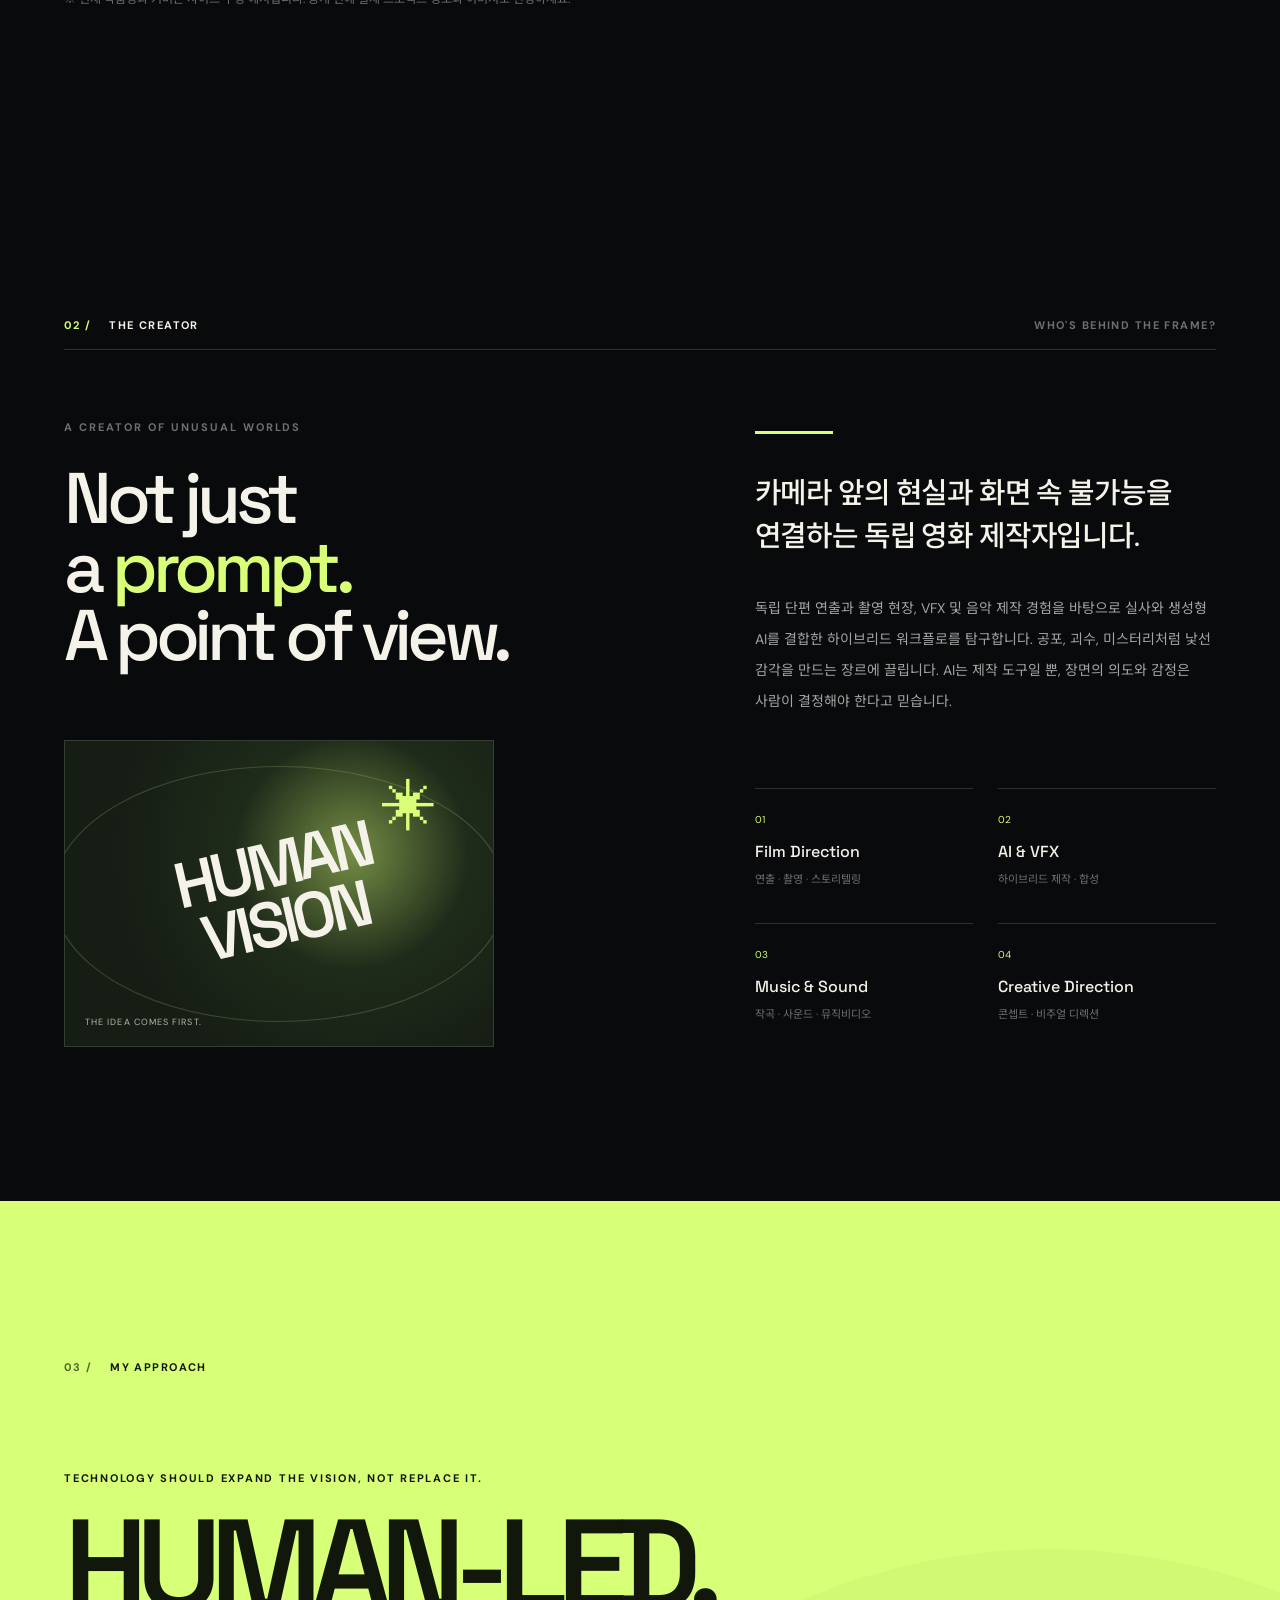
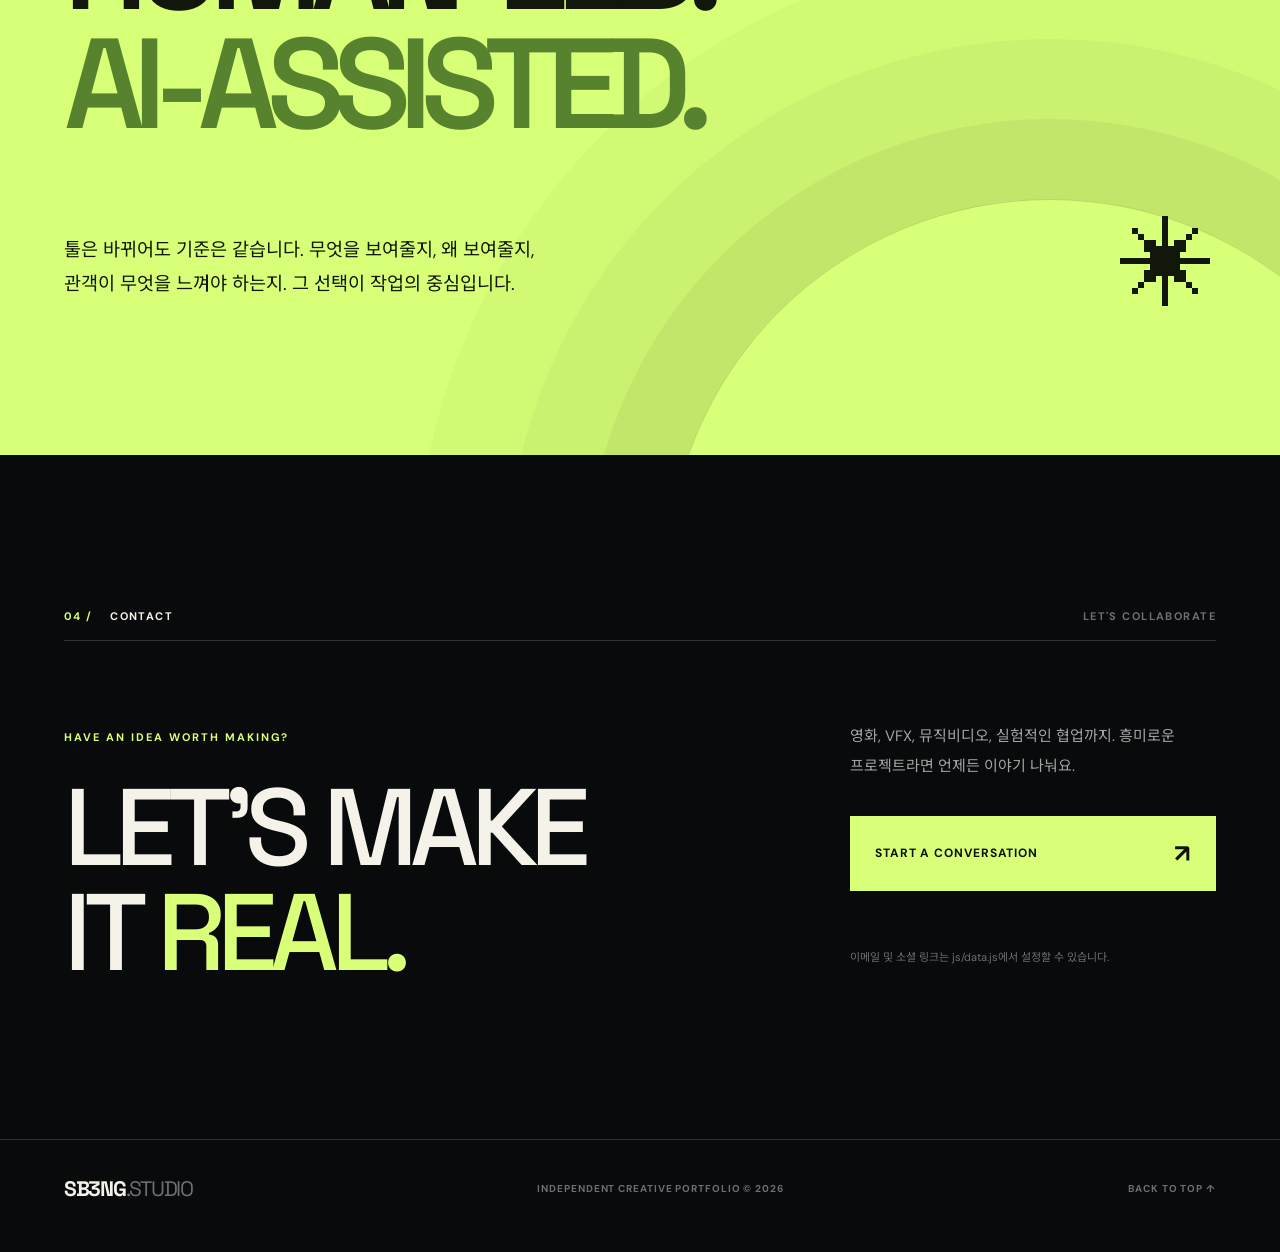
<file: SB3NG_STUDIO_DOWNLOAD/index.html>
<!doctype html>
<html lang="ko">
  <head>
    <meta charset="UTF-8" />
    <meta name="viewport" content="width=device-width, initial-scale=1" />
    <meta name="theme-color" content="#080a0b" />
    <meta name="description" content="SB3NG.STUDIO — 독립 영화 연출, 하이브리드 AI/VFX, 뮤직 비주얼 제작 포트폴리오." />
    <meta property="og:type" content="website" />
    <meta property="og:title" content="SB3NG.STUDIO — Film, VFX & Creative Direction" />
    <meta property="og:description" content="Human-led stories. Expanded by technology." />
    <link rel="canonical" href="https://sb3ng.studio/" />
    <meta property="og:url" content="https://sb3ng.studio/" />
    <meta property="og:site_name" content="SB3NG.STUDIO" />
    <link rel="icon" href="./favicon.svg" type="image/svg+xml" />
    <link rel="preconnect" href="https://fonts.googleapis.com" />
    <link rel="preconnect" href="https://fonts.gstatic.com" crossorigin />
    <link href="https://fonts.googleapis.com/css2?family=DM+Sans:wght@400;500;600;700&family=Space+Grotesk:wght@400;500;600;700&family=Noto+Sans+KR:wght@400;500;600;700&display=swap" rel="stylesheet" />
    <link rel="stylesheet" href="./css/styles.css" />
    <script src="./js/data.js" defer></script>
    <script src="./js/app.js" defer></script>
    <title>SB3NG.STUDIO — Film / VFX / Music</title>
  </head>
  <body>
    <a class="skip-link" href="#main">본문 바로가기</a>
    <div class="cursor-glow" aria-hidden="true"></div>
    <header class="site-header" id="top">
      <a class="brand" href="#top" aria-label="SB3NG.STUDIO 홈">
        <span class="brand__symbol" aria-hidden="true"><span></span><span></span><span></span></span>
        <span class="brand__name">SB3NG<span class="brand__light">.STUDIO</span></span>
      </a>
      <nav class="desktop-nav" aria-label="주 메뉴">
        <a href="#work" data-i18n="navWork">WORK</a>
        <a href="#about" data-i18n="navAbout">ABOUT</a>
        <a href="#approach" data-i18n="navApproach">APPROACH</a>
        <a href="#contact" data-i18n="navContact">CONTACT</a>
      </nav>
      <div class="header-actions">
        <button class="lang-switch" id="langSwitch" type="button" aria-label="Switch to English">EN <span aria-hidden="true">↗</span></button>
        <button class="menu-switch" id="menuSwitch" type="button" aria-label="메뉴 열기" aria-controls="mobileNav" aria-expanded="false"><span></span><span></span></button>
      </div>
    </header>
    <nav class="mobile-nav" id="mobileNav" aria-label="모바일 메뉴" hidden>
      <a href="#work" data-i18n="navWork">WORK</a>
      <a href="#about" data-i18n="navAbout">ABOUT</a>
      <a href="#approach" data-i18n="navApproach">APPROACH</a>
      <a href="#contact" data-i18n="navContact">CONTACT</a>
    </nav>
    <main id="main">
      <section class="hero section-wrap" aria-labelledby="heroTitle">
        <div class="hero__eyebrow reveal"><span class="signal"></span><span data-i18n="heroEyebrow">INDEPENDENT FILM DIRECTOR & HYBRID CREATOR</span><span class="hero__index">— INDEPENDENT / 2026</span></div>
        <div class="hero__grid">
          <div class="hero__copy">
            <h1 id="heroTitle" class="hero__title reveal" data-i18n-html="heroTitle">STORIES<br />BEYOND<br /><em>REALITY.</em></h1>
            <div class="hero__bottom reveal">
              <p class="hero__description" data-i18n="heroDescription">실사 촬영, VFX, 생성형 AI, 음악을 넘나들며 현실 너머의 장면을 만듭니다. 기술보다 중요한 건 결국 이야기입니다.</p>
              <a class="round-arrow" href="#work" aria-label="작품 보기"><span aria-hidden="true">↘</span></a>
            </div>
          </div>
          <div class="hero__visual reveal" aria-label="추상적인 시네마틱 영상 스타일 아트워크">
            <div class="hero__visual-noise" aria-hidden="true"></div>
            <div class="hero__eclipse" aria-hidden="true"></div>
            <div class="hero__visual-grid" aria-hidden="true"></div>
            <div class="hero__visual-top"><span>FRAME_001 / CREATIVE UNIVERSE</span><span>● REC</span></div>
            <div class="hero__visual-bottom"><span>IMAGINATION IS THE STARTING POINT</span><span>01 / 06</span></div>
            <div class="hero__vertical-label">FILM  /  VISUAL FX  /  SOUND</div>
          </div>
        </div>
        <div class="hero__foot reveal"><span data-i18n="scrollLabel">SCROLL TO EXPLORE</span><span class="scroll-line" aria-hidden="true"></span><span>SEOUL · WORLDWIDE</span></div>
      </section>

      <div class="marquee" aria-hidden="true"><div class="marquee__track">DIRECTING <span>✳</span> VISUAL EFFECTS <span>✳</span> GENERATIVE FILM <span>✳</span> SOUND DESIGN <span>✳</span> DIRECTING <span>✳</span> VISUAL EFFECTS <span>✳</span> GENERATIVE FILM <span>✳</span> SOUND DESIGN <span>✳</span></div></div>

      <section class="work section-wrap section-space" id="work" aria-labelledby="workHeading">
        <div class="section-top reveal"><span class="kicker"><span class="kicker__number">01 /</span> <span data-i18n="workKicker">SELECTED WORK</span></span><span class="section-top__aside" data-i18n="workAside">PERSONAL PROJECTS & VISUAL EXPERIMENTS</span></div>
        <div class="section-heading reveal"><h2 id="workHeading" data-i18n-html="workTitle">Chosen <em>worlds.</em></h2><p data-i18n="workDescription">영화, AI/VFX, 음악. 형식은 달라도 하나의 세계를 만드는 작업들.</p></div>
        <div class="work__controls reveal"><div class="filters" role="group" aria-label="작품 카테고리"><button type="button" class="filter is-active" data-filter="all" aria-pressed="true" data-i18n="filterAll">ALL <span>06</span></button><button type="button" class="filter" data-filter="film" aria-pressed="false" data-i18n="filterFilm">FILM</button><button type="button" class="filter" data-filter="vfx" aria-pressed="false" data-i18n="filterVfx">AI / VFX</button><button type="button" class="filter" data-filter="music" aria-pressed="false" data-i18n="filterMusic">MUSIC</button></div><span class="work__count" id="workCount" aria-live="polite">SHOWING 06 PROJECTS</span></div>
        <div class="project-grid" id="projectGrid" aria-live="polite"></div>
        <p class="demo-note" id="demoNote" data-i18n="demoNote">※ 현재 작품명과 커버는 사이트 구성 예시입니다. 공개 전에 실제 프로젝트 정보와 이미지로 변경하세요.</p>
      </section>

      <section class="about section-wrap section-space" id="about" aria-labelledby="aboutHeading">
        <div class="section-top reveal"><span class="kicker"><span class="kicker__number">02 /</span> <span data-i18n="aboutKicker">THE CREATOR</span></span><span class="section-top__aside">WHO'S BEHIND THE FRAME?</span></div>
        <div class="about__grid">
          <div class="about__heading reveal"><p class="about__micro">A CREATOR OF UNUSUAL WORLDS</p><h2 id="aboutHeading" data-i18n-html="aboutTitle">Not just<br />a <em>prompt.</em><br />A point of view.</h2><div class="about__figure"><div class="about__figure-inner"><span>HUMAN<br />VISION</span><span class="about__figure-star">✳</span></div><div class="about__figure-caption">THE IDEA COMES FIRST.</div></div></div>
          <div class="about__body reveal"><span class="about__line"></span><p class="about__lead" data-i18n="aboutLead">카메라 앞의 현실과 화면 속 불가능을 연결하는 독립 영화 제작자입니다.</p><p class="about__text" data-i18n="aboutBody">독립 단편 연출과 촬영 현장, VFX 및 음악 제작 경험을 바탕으로 실사와 생성형 AI를 결합한 하이브리드 워크플로를 탐구합니다. 공포, 괴수, 미스터리처럼 낯선 감각을 만드는 장르에 끌립니다. AI는 제작 도구일 뿐, 장면의 의도와 감정은 사람이 결정해야 한다고 믿습니다.</p><div class="service-grid"><div><span>01</span><h3 data-i18n="service1">Film Direction</h3><p data-i18n="service1Sub">연출 · 촬영 · 스토리텔링</p></div><div><span>02</span><h3 data-i18n="service2">AI & VFX</h3><p data-i18n="service2Sub">하이브리드 제작 · 합성</p></div><div><span>03</span><h3 data-i18n="service3">Music & Sound</h3><p data-i18n="service3Sub">작곡 · 사운드 · 뮤직비디오</p></div><div><span>04</span><h3 data-i18n="service4">Creative Direction</h3><p data-i18n="service4Sub">컨셉 · 비주얼 디렉션</p></div></div></div>
        </div>
      </section>

      <section class="statement section-space" id="approach" aria-labelledby="approachHeading"><div class="statement__glow" aria-hidden="true"></div><div class="section-wrap statement__inner"><span class="kicker reveal"><span class="kicker__number">03 /</span> <span data-i18n="approachKicker">MY APPROACH</span></span><p class="statement__small reveal" data-i18n="approachIntro">TECHNOLOGY SHOULD EXPAND THE VISION, NOT REPLACE IT.</p><h2 id="approachHeading" class="statement__title reveal" data-i18n-html="approachTitle">HUMAN-LED.<br /><em>AI-ASSISTED.</em></h2><div class="statement__bottom reveal"><p data-i18n="approachBody">툴은 바뀌어도 기준은 같습니다. 무엇을 보여줄지, 왜 보여줄지, 관객이 무엇을 느껴야 하는지. 그 선택이 작업의 중심입니다.</p><span class="statement__asterisk">✳</span></div></div></section>

      <section class="contact section-wrap section-space" id="contact" aria-labelledby="contactHeading"><div class="section-top reveal"><span class="kicker"><span class="kicker__number">04 /</span> <span data-i18n="contactKicker">CONTACT</span></span><span class="section-top__aside">LET'S COLLABORATE</span></div><div class="contact__grid reveal"><div><p class="contact__eyebrow" data-i18n="contactIntro">HAVE AN IDEA WORTH MAKING?</p><h2 id="contactHeading" data-i18n-html="contactTitle">LET'S MAKE<br />IT <em>REAL.</em></h2></div><div class="contact__right"><p data-i18n="contactBody">영화, VFX, 뮤직비디오, 실험적인 협업까지. 흥미로운 프로젝트라면 언제든 이야기 나눠요.</p><a class="contact__cta" id="emailLink" href="#contact"><span data-i18n="contactButton">START A CONVERSATION</span><span aria-hidden="true">↗</span></a><div class="social-links" id="socialLinks" aria-label="소셜 링크"></div><p class="contact__setup" id="contactSetup" data-i18n="contactSetup">이메일 및 소셜 링크는 js/data.js에서 설정할 수 있습니다.</p></div></div></section>
    </main>
    <footer class="footer section-wrap"><a class="footer__brand" href="#top">SB3NG<span>.STUDIO</span></a><span data-i18n="footerCaption">INDEPENDENT CREATIVE PORTFOLIO © <span id="currentYear">2026</span></span><a href="#top" class="footer__top" data-i18n="backToTop">BACK TO TOP ↑</a></footer>

    <dialog class="project-dialog" id="projectDialog" aria-labelledby="dialogTitle"><div class="dialog__shell"><button type="button" class="dialog__close" id="dialogClose" aria-label="닫기">×</button><div class="dialog__image" id="dialogImage"></div><div class="dialog__content"><span class="dialog__eyebrow" id="dialogEyebrow"></span><h2 id="dialogTitle"></h2><p class="dialog__desc" id="dialogDescription"></p><div class="dialog__facts"><div><span id="dialogCategoryLabel">DISCIPLINE</span><strong id="dialogCategory"></strong></div><div><span id="dialogYearLabel">YEAR</span><strong id="dialogYear"></strong></div><div><span id="dialogStageLabel">STATUS</span><strong id="dialogStage"></strong></div></div><a id="dialogLink" class="dialog__link" href="#" target="_blank" rel="noopener noreferrer" hidden><span data-i18n="viewProject">VIEW PROJECT</span> ↗</a></div></div></dialog>
    <div class="toast" id="toast" role="status" aria-live="polite"></div>
  </body>
</html>
</file>
<file: SB3NG_STUDIO_DOWNLOAD/css/styles.css>
:root {
  color-scheme: dark;
  --bg: #080a0b;
  --bg-soft: #111415;
  --surface: #151819;
  --ink: #f4f2e9;
  --muted: #a1a6a3;
  --dim: #6b716f;
  --line: rgba(239, 244, 229, .17);
  --acid: #d8ff77;
  --container: 1440px;
  --gutter: clamp(22px, 5vw, 90px);
  --font-display: 'Space Grotesk', 'Noto Sans KR', sans-serif;
  --font-body: 'DM Sans', 'Noto Sans KR', sans-serif;
}
*, *::before, *::after { box-sizing: border-box; }
html { scroll-behavior: smooth; scroll-padding-top: 100px; }
body { margin: 0; background: var(--bg); color: var(--ink); font-family: var(--font-body); -webkit-font-smoothing: antialiased; }
body.dialog-open, body.menu-open { overflow: hidden; }
::selection { color: #0d1009; background: var(--acid); }
a { color: inherit; text-decoration: none; }
button { color: inherit; font: inherit; cursor: pointer; }
button, a { -webkit-tap-highlight-color: transparent; }
button:focus-visible, a:focus-visible { outline: 2px solid var(--acid); outline-offset: 6px; }
img, video { max-width: 100%; }
[hidden] { display: none !important; }
.skip-link { position: fixed; z-index: 1000; top: 15px; left: 20px; padding: 12px 18px; background: var(--acid); color: #080a0b; transform: translateY(-190%); }
.skip-link:focus { transform: translateY(0); }
.section-wrap { width: min(100%, var(--container)); margin-inline: auto; padding-inline: var(--gutter); }
.section-space { padding-block: clamp(110px, 12vw, 200px); }
.cursor-glow { position: fixed; z-index: -1; width: 480px; height: 480px; border-radius: 50%; background: radial-gradient(circle, rgba(185, 255, 100, .055), transparent 65%); pointer-events: none; transform: translate(-50%, -50%); opacity: .8; }

/* Navigation */
.site-header { position: relative; z-index: 20; width: min(100%, var(--container)); height: 98px; margin-inline: auto; padding: 0 var(--gutter); display: flex; align-items: center; justify-content: space-between; border-bottom: 1px solid var(--line); }
.brand { display: inline-flex; align-items: center; gap: 13px; flex-shrink: 0; }
.brand__symbol { width: 26px; height: 26px; display: flex; align-items: flex-end; justify-content: space-between; gap: 3px; transform: rotate(-18deg); }
.brand__symbol span { background: var(--acid); display: block; width: 6px; border-radius: 5px; }
.brand__symbol span:nth-child(1) { height: 16px; }.brand__symbol span:nth-child(2) { height: 25px; }.brand__symbol span:nth-child(3) { height: 11px; }
.brand__name { font-family: var(--font-display); font-size: 22px; letter-spacing: -.065em; font-weight: 700; }.brand__light { font-weight: 400; color: #b1b7ae; }
.desktop-nav { display: flex; gap: clamp(20px, 3vw, 48px); margin-left: auto; margin-right: clamp(20px, 4vw, 75px); }
.desktop-nav a { position: relative; font-size: 11px; font-weight: 700; letter-spacing: .13em; transition: color .25s; }
.desktop-nav a::after { content: ''; position: absolute; left: 0; right: 100%; bottom: -10px; height: 1px; background: var(--acid); transition: right .3s; }
.desktop-nav a:hover { color: var(--acid); }.desktop-nav a:hover::after { right: 0; }
.header-actions { display: flex; align-items: center; gap: 17px; }
.lang-switch { background: transparent; border: 1px solid var(--line); border-radius: 50px; padding: 10px 13px; letter-spacing: .06em; font-size: 12px; font-weight: 700; min-width: 66px; }
.lang-switch:hover { border-color: var(--acid); color: var(--acid); }
.lang-switch span { margin-left: 6px; color: var(--acid); }
.menu-switch { display: none; width: 42px; height: 42px; background: transparent; border: 1px solid var(--line); border-radius: 50%; padding: 12px; flex-direction: column; justify-content: center; gap: 6px; }
.menu-switch span { display: block; width: 100%; height: 1px; background: var(--ink); }
.mobile-nav { position: fixed; z-index: 19; top: 80px; left: 0; right: 0; bottom: 0; display: flex; flex-direction: column; gap: 0; background: var(--bg); padding: 30px var(--gutter); }
.mobile-nav a { border-bottom: 1px solid var(--line); padding: 25px 0; font-size: clamp(32px, 8vw, 55px); font-weight: 700; font-family: var(--font-display); letter-spacing: -.05em; }

/* Hero */
.hero { min-height: 780px; padding-top: clamp(30px, 4vw, 62px); padding-bottom: 34px; }
.hero__eyebrow { display: flex; align-items: center; gap: 12px; font-size: 10px; font-weight: 700; letter-spacing: .155em; color: #c8cfc9; }
.signal { width: 7px; height: 7px; flex: 0 0 auto; border-radius: 50%; background: var(--acid); box-shadow: 0 0 0 5px rgba(216,255,119,.07); }
.hero__index { margin-left: auto; color: var(--dim); }
.hero__grid { display: grid; grid-template-columns: minmax(0, 1.27fr) minmax(0, .73fr); gap: clamp(25px, 3vw, 70px); align-items: center; margin-top: 62px; }
.hero__copy { min-width: 0; }
.hero__title { margin: 0; font-family: var(--font-display); font-weight: 600; font-size: clamp(66px, 9.5vw, 142px); line-height: .87; letter-spacing: -.095em; white-space: nowrap; }
.hero__title em { font-style: normal; color: var(--acid); }
.hero__bottom { display: flex; align-items: end; gap: 30px; justify-content: space-between; margin-top: 65px; max-width: 560px; }
.hero__description { color: #b0b7b1; max-width: 420px; margin: 0; font-size: clamp(13px, 1.05vw, 15px); line-height: 1.95; word-break: keep-all; }
.round-arrow { width: 68px; height: 68px; display: inline-flex; align-items: center; justify-content: center; flex: 0 0 auto; border: 1px solid #6b7470; border-radius: 50%; font-size: 30px; transition: all .3s; }
.round-arrow:hover { background: var(--acid); color: var(--bg); border-color: var(--acid); transform: rotate(45deg); }
.hero__visual { position: relative; aspect-ratio: 0.84; min-height: 420px; overflow: hidden; border: 1px solid #383f3c; background: radial-gradient(ellipse at 47% 47%, #535a42 0%, #29352e 20%, #17221c 38%, #08120f 65%, #040808 100%); isolation: isolate; }
.hero__visual::before { content: ''; position: absolute; inset: 0; z-index: 2; background: linear-gradient(145deg, rgba(216,255,119,.12), transparent 42%, rgba(0,0,0,.5)), repeating-linear-gradient(0deg, transparent 0px, transparent 5px, rgba(0,0,0,.13) 6px); pointer-events: none; }
.hero__visual::after { content: ''; position: absolute; inset: 0; z-index: 2; box-shadow: inset 0 0 110px 40px rgba(0,0,0,.65); pointer-events: none; }
.hero__visual-noise { position: absolute; inset: -50%; opacity: .13; z-index: 3; mix-blend-mode: screen; background-image: url('data:image/svg+xml,%3Csvg viewBox="0 0 180 180" xmlns="http://www.w3.org/2000/svg"%3E%3Cfilter id="n"%3E%3CfeTurbulence type="fractalNoise" baseFrequency=".82" numOctaves="3" stitchTiles="stitch"/%3E%3C/filter%3E%3Crect width="100%25" height="100%25" filter="url(%23n)" opacity=".7"/%3E%3C/svg%3E'); pointer-events: none; }
.hero__eclipse { position: absolute; width: 82%; aspect-ratio: 1; left: 9%; top: 17%; z-index: 1; border-radius: 50%; background: radial-gradient(circle at 40% 38%, #050b08 0%, #010303 62%, #15211b 72%, transparent 73%); box-shadow: 0 0 12px 2px rgba(205,255,139,.35), 0 0 48px rgba(205,255,139,.3), 0 0 145px rgba(166,216,139,.18); animation: hover-eclipse 9s ease-in-out infinite alternate; }
.hero__eclipse::after { content: ''; position: absolute; inset: 0; border-radius: 50%; border: 1px solid rgba(209,255,139,.55); box-shadow: inset -20px 3px 32px rgba(190,255,145,.1); }
.hero__visual-grid { position: absolute; left: -50%; bottom: -27%; width: 200%; height: 48%; z-index: 2; opacity: .28; transform: perspective(200px) rotateX(45deg); background: repeating-linear-gradient(0deg, rgba(227,255,176,.18) 0 1px, transparent 1px 35px), repeating-linear-gradient(90deg, rgba(227,255,176,.18) 0 1px, transparent 1px 35px); }
.hero__visual-top, .hero__visual-bottom { position: absolute; z-index: 5; left: 23px; right: 23px; display: flex; justify-content: space-between; gap: 10px; font-size: 9px; font-weight: 600; letter-spacing: .12em; color: #e1e8d8; }
.hero__visual-top { top: 26px; }.hero__visual-top span:last-child { color: var(--acid); }.hero__visual-bottom { bottom: 25px; }.hero__vertical-label { position: absolute; top: 45%; right: 14px; transform: translateY(-50%); z-index: 5; writing-mode: vertical-rl; font-size: 9px; letter-spacing: .2em; color: #c4d0b9; }
.hero__foot { display: flex; align-items: center; gap: 20px; margin-top: 58px; font-size: 10px; font-weight: 700; letter-spacing: .15em; color: #939d96; }
.scroll-line { display: block; width: 90px; height: 1px; background: var(--line); }.hero__foot > span:last-child { margin-left: auto; }
@keyframes hover-eclipse { 0% { transform: translateY(0) scale(1); } 100% { transform: translateY(-14px) scale(1.06); } }

/* Ticker */
.marquee { border-block: 1px solid var(--line); overflow: hidden; padding: 22px 0; color: #adb5ac; }
.marquee__track { width: max-content; font-family: var(--font-display); font-weight: 600; font-size: 14px; letter-spacing: .16em; white-space: nowrap; animation: marquee 38s linear infinite; }
.marquee__track span { display: inline-block; margin-inline: 35px; color: var(--acid); }
@keyframes marquee { to { transform: translateX(-50%); } }

/* Shared section heading */
.section-top { display: flex; align-items: center; justify-content: space-between; gap: 18px; padding-bottom: 17px; border-bottom: 1px solid var(--line); }
.kicker, .section-top__aside { font-size: 11px; font-weight: 700; letter-spacing: .13em; }.kicker__number { color: var(--acid); margin-right: 13px; }.section-top__aside { color: var(--dim); }
.section-heading { display: flex; align-items: end; justify-content: space-between; gap: 24px; margin-top: 50px; margin-bottom: 58px; }
.section-heading h2, .about__heading h2, .contact h2 { margin: 0; font-family: var(--font-display); font-weight: 500; line-height: .96; letter-spacing: -.075em; }
.section-heading h2 { font-size: clamp(52px, 7.2vw, 104px); }.section-heading em, .about h2 em, .statement h2 em, .contact h2 em { color: var(--acid); font-style: normal; }
.section-heading p { color: var(--muted); font-size: 13px; line-height: 1.9; max-width: 270px; margin: 0 0 10px; word-break: keep-all; }

/* Projects */
.work__controls { display: flex; align-items: center; justify-content: space-between; gap: 20px; padding-bottom: 24px; }
.filters { display: flex; gap: 8px; flex-wrap: wrap; }
.filter { display: flex; align-items: center; gap: 8px; border: 1px solid #3b4140; border-radius: 999px; padding: 12px 20px; background: transparent; color: #b0b5b2; font-size: 11px; letter-spacing: .07em; font-weight: 700; transition: all .25s; }
.filter span { font-size: 9px; opacity: .5; }.filter.is-active { color: #141a0c; background: var(--acid); border-color: var(--acid); }.filter:hover:not(.is-active) { color: var(--acid); border-color: var(--acid); }
.work__count { color: var(--dim); white-space: nowrap; font-size: 10px; font-weight: 700; letter-spacing: .14em; }
.project-grid { display: grid; grid-template-columns: repeat(12, minmax(0, 1fr)); gap: 70px 24px; }
.project-card { min-width: 0; grid-column: span 6; padding: 0; border: 0; background: transparent; text-align: left; opacity: 0; transform: translateY(15px); transition: opacity .45s ease var(--delay,0ms), transform .45s ease var(--delay,0ms); }
.project-card:nth-child(4n + 1), .project-card:nth-child(4n + 4) { grid-column: span 7; }
.project-card:nth-child(4n + 2), .project-card:nth-child(4n + 3) { grid-column: span 5; }
.project-card.is-visible { opacity: 1; transform: translateY(0); }
.project-art { position: relative; width: 100%; aspect-ratio: 1.53; background: #202521; overflow: hidden; isolation: isolate; }
.project-card:nth-child(4n + 2) .project-art, .project-card:nth-child(4n + 3) .project-art { aspect-ratio: 1.18; }
.project-art::after { content: ''; position: absolute; z-index: 5; inset: 0; background: linear-gradient(to bottom, rgba(0,0,0,.15), transparent 30%, rgba(0,0,0,.1) 65%, rgba(0,0,0,.42)); pointer-events: none; }
.project-art__scene { position: absolute; inset: 0; transition: transform .9s cubic-bezier(.2,.8,.2,1), filter .9s; }
.project-card:hover .project-art__scene, .project-card:hover .project-art > img, .project-card:hover .project-art > video { transform: scale(1.07); }
.project-art__scene::before, .project-art__scene::after { content: ''; position: absolute; }
.project-art__orb, .project-art__shape, .project-art__line { position: absolute; display: block; }
.project-art__word { position: absolute; z-index: 4; left: 6%; bottom: 10%; max-width: 88%; font-family: var(--font-display); font-weight: 700; letter-spacing: -.06em; line-height: .92; font-size: clamp(34px, 5vw, 83px); color: rgba(255,255,255,.9); text-wrap: balance; text-shadow: 0 3px 25px rgba(0,0,0,.24); pointer-events: none; }
.project-card:nth-child(4n + 2) .project-art__word, .project-card:nth-child(4n + 3) .project-art__word { font-size: clamp(33px, 4vw, 68px); }
.project-art__corner { position: absolute; z-index: 6; left: 22px; top: 18px; font-size: 10px; font-weight: 600; letter-spacing: .16em; color: rgba(255,255,255,.8); }
.project-art > img, .project-art > video { display: block; width: 100%; height: 100%; object-fit: cover; transition: transform .9s cubic-bezier(.2,.8,.2,1); }
/* Abstract covers are intentionally placeholders, not fake film stills. */
.art--liminal { background: #0f1512; }.art--liminal .project-art__scene { background: radial-gradient(ellipse at 58% 48%, #758f71 0%, #384e3a 27%, #14251d 58%, #070f0c 100%); }
.art--liminal .project-art__scene::before { left: 26%; top: -30%; width: 49%; height: 143%; background: linear-gradient(110deg, transparent 33%, rgba(223,241,172,.3) 33.5%, transparent 34%, transparent 66%, rgba(223,241,172,.24) 66.5%, transparent 67%); transform: perspective(480px) rotateY(-12deg); }.art--liminal .project-art__scene::after { inset: 12% 27% 7%; border: 1px solid rgba(216,235,182,.32); box-shadow: 0 0 50px rgba(172,240,144,.2), inset 0 0 80px rgba(33,81,40,.5); }
.art--creature { background: #1d190e; }.art--creature .project-art__scene { background: radial-gradient(ellipse at 70% 25%, #b7a77b, #695b43 29%, #28251e 58%, #0c1111 100%); }
.art--creature .project-art__orb { width: 85%; aspect-ratio: 1; top: 0%; right: -15%; background: radial-gradient(ellipse at 35% 35%, #9e9c76 0%, #4e5342 30%, #242720 46%, #171c19 61%); border-radius: 51% 41% 46% 56%; transform: rotate(27deg); filter: blur(1px); box-shadow: -30px 40px 85px rgba(0,0,0,.7); }.art--creature .project-art__shape { left: 52%; top: 29%; width: 15%; aspect-ratio: 1.8; border-radius: 50%; transform: rotate(-24deg); background: #0b100f; box-shadow: 0 0 0 7px rgba(139,145,104,.45), 0 0 20px rgba(250,245,160,.25); }.art--creature .project-art__line { width: 45%; height: 20%; left: -5%; top: 4%; border-radius: 50%; border-top: 1px solid rgba(229,205,160,.4); transform: rotate(-25deg); }
.art--neon { background: #15062d; }.art--neon .project-art__scene { background: radial-gradient(ellipse at 59% 42%, #7d2fe0 0%, #2d1d80 32%, #10102b 74%); }
.art--neon .project-art__orb { width: 58%; aspect-ratio: 1; left: 32%; top: 15%; border: 18px solid #ff6ce2; border-radius: 50%; transform: rotate(-25deg) skew(10deg, 10deg); filter: drop-shadow(0 0 10px #eb23ef) drop-shadow(0 0 37px #9c43ff); box-shadow: inset 0 0 24px rgba(255,131,243,.7); }.art--neon .project-art__line { left: -5%; bottom: 17%; width: 120%; height: 38%; transform: rotate(-25deg); border-block: 1px solid rgba(70,209,255,.54); box-shadow: 0 0 45px rgba(73,171,255,.25); }.art--neon .project-art__shape { width: 100%; height: 100%; background: repeating-linear-gradient(0deg, transparent 0 20px, rgba(255,255,255,.04) 21px); }
.art--field { background: #101210; }.art--field .project-art__scene { background: radial-gradient(ellipse at 54% 20%, #8e9888, #3c4339 31%, #171e1b 63%, #080b09 100%); filter: saturate(.53); }
.art--field .project-art__scene::before { inset: 0; background: linear-gradient(90deg, transparent 0 17%, rgba(7,14,10,.83) 17% 21%, transparent 21% 75%, rgba(4,10,7,.7) 75% 80%, transparent 80%), linear-gradient(180deg, rgba(0,0,0,.2) 0%, transparent 60%, rgba(0,0,0,.6) 100%); }.art--field .project-art__scene::after { left: 43%; top: 1%; height: 97%; width: 16%; border-inline: 1px solid rgba(184,206,168,.32); box-shadow: 0 0 80px 30px rgba(198,221,163,.1); transform: perspective(200px) rotateY(8deg); }
.art--aurora { background: #091a32; }.art--aurora .project-art__scene { background: radial-gradient(ellipse at 40% 50%, #225b90, #09203b 57%, #060b1a 100%); }
.art--aurora .project-art__orb { width: 110%; height: 98%; left: -16%; top: -36%; background: conic-gradient(from 65deg, transparent, rgba(75,235,238,.4), rgba(159,100,245,.65), rgba(65,255,199,.7), transparent 72%); border-radius: 45%; filter: blur(22px); transform: rotate(-30deg); }.art--aurora .project-art__shape { width: 110%; height: 50%; left: 0; top: 12%; border-radius: 50%; border: 2px solid rgba(136,255,237,.3); transform: rotate(-20deg); box-shadow: 0 0 40px rgba(48,240,215,.28); }.art--aurora .project-art__line { width: 120%; height: 30%; bottom: 17%; left: -5%; border-top: 1px solid rgba(155,223,242,.44); transform: rotate(18deg); }
.art--spin { background: #111d26; }.art--spin .project-art__scene { background: radial-gradient(ellipse at 50% 42%, #4d6c78, #1c313e 45%, #0a111b 85%); }
.art--spin .project-art__orb { left: 28%; top: 8%; width: 48%; aspect-ratio: 1; border: 2px solid rgba(184,222,227,.65); border-radius: 50%; box-shadow: 0 0 0 30px rgba(184,222,227,.07), 0 0 0 62px rgba(184,222,227,.065), 0 0 0 104px rgba(184,222,227,.04), 0 0 65px rgba(176,224,241,.25); }.art--spin .project-art__shape { left: 45%; top: 26%; width: 12%; aspect-ratio: 1; border-radius: 50%; background: #deffff; box-shadow: 0 0 40px 12px rgba(173,242,250,.55); }.art--spin .project-art__line { left: 4%; top: 0%; width: 90%; height: 100%; transform: rotate(-36deg); border-left: 1px solid rgba(184,222,227,.18); border-right: 1px solid rgba(184,222,227,.18); }
.project-card__details { display: flex; justify-content: space-between; gap: 20px; padding-top: 20px; }
.project-card__meta { display: block; font-size: 10px; color: var(--dim); letter-spacing: .14em; font-weight: 700; }
.project-card__details h3 { font-family: var(--font-display); font-size: clamp(22px, 2.3vw, 33px); font-weight: 600; margin: 11px 0 5px; letter-spacing: -.04em; }
.project-card__details p { color: #a7ada8; margin: 0; font-size: 13px; }
.project-card__arrow { display: grid; place-items: center; border: 1px solid #48504b; border-radius: 50%; width: 42px; height: 42px; font-size: 22px; flex: 0 0 auto; transition: background .2s,color .2s,transform .2s; }
.project-card:hover .project-card__arrow { background: var(--acid); border-color: var(--acid); color: #0a1008; transform: rotate(45deg); }
.demo-note { margin: 45px 0 0; color: var(--dim); font-size: 12px; line-height: 1.8; }

/* About */
.about__grid { display: grid; grid-template-columns: 1fr .82fr; gap: clamp(50px, 10vw, 160px); margin-top: 70px; }
.about__micro { margin: 0 0 30px; font-size: 11px; color: var(--dim); letter-spacing: .18em; font-weight: 700; }
.about__heading h2 { font-size: clamp(48px, 5.6vw, 91px); }
.about__figure { margin-top: 70px; max-width: 430px; aspect-ratio: 1.4; background: #161d15; overflow: hidden; position: relative; border: 1px solid #353e32; }
.about__figure::before { content: ''; position: absolute; inset: -35%; background: radial-gradient(circle at 60% 42%, rgba(210,254,117,.5), rgba(90,138,57,.13) 22%, transparent 45%); }
.about__figure::after { content: ''; position: absolute; inset: 8%; border: 1px solid rgba(222,247,160,.18); border-radius: 50%; transform: scaleX(1.26); }
.about__figure-inner { position: absolute; inset: 0; z-index: 1; display: flex; align-items: center; justify-content: center; }
.about__figure-inner > span:first-child { font-family: var(--font-display); text-align: center; font-size: clamp(36px, 5vw, 70px); line-height: .9; letter-spacing: -.08em; font-weight: 600; transform: rotate(-13deg); }
.about__figure-star { position: absolute; top: 10%; right: 13%; font-size: 55px; color: var(--acid); }
.about__figure-caption { position: absolute; z-index: 2; bottom: 18px; left: 20px; font-size: 9px; letter-spacing: .12em; color: #b0b9aa; }
.about__body { padding-top: 11px; }.about__line { display: block; width: 78px; height: 3px; background: var(--acid); margin-bottom: 38px; }
.about__lead { font-size: clamp(22px, 2.25vw, 35px); line-height: 1.5; letter-spacing: -.04em; word-break: keep-all; margin: 0 0 35px; font-weight: 500; }
.about__text { color: var(--muted); font-size: 14px; line-height: 2.2; margin: 0; word-break: keep-all; }
.service-grid { margin-top: 72px; display: grid; grid-template-columns: 1fr 1fr; gap: 34px 25px; }
.service-grid > div { border-top: 1px solid var(--line); padding-top: 18px; }.service-grid span { color: var(--acid); font-size: 10px; }.service-grid h3 { font-family: var(--font-display); font-size: 16px; font-weight: 500; margin: 13px 0 8px; }.service-grid p { color: var(--dim); font-size: 11px; margin: 0; line-height: 1.7; }

/* Manifesto */
.statement { position: relative; overflow: hidden; background: #d7ff77; color: #11180b; }
.statement__glow { position: absolute; right: -12%; bottom: -60%; width: 60vw; aspect-ratio: 1; border: 1px solid rgba(16,26,9,.17); border-radius: 50%; box-shadow: 0 0 0 80px rgba(16,26,9,.05), 0 0 0 160px rgba(16,26,9,.035), 0 0 0 250px rgba(16,26,9,.025); pointer-events: none; }
.statement .kicker__number { color: #4d6829; }
.statement__inner { position: relative; z-index: 1; }
.statement__small { margin: 95px 0 20px; letter-spacing: .16em; font-size: 11px; font-weight: 700; }
.statement__title { font-size: clamp(54px, 10vw, 153px); font-family: var(--font-display); font-weight: 600; line-height: .93; letter-spacing: -.092em; margin: 0; }
.statement__title em { color: #57822e !important; }
.statement__bottom { display: flex; justify-content: space-between; align-items: end; gap: 25px; margin-top: 90px; }
.statement__bottom p { max-width: 490px; font-size: clamp(14px, 1.45vw, 19px); line-height: 1.85; margin: 0; word-break: keep-all; }
.statement__asterisk { font-size: 96px; line-height: .7; }

/* Contact / Footer */
.contact__grid { display: grid; grid-template-columns: 1.1fr .6fr; gap: clamp(50px, 9vw, 160px); margin-top: 80px; align-items: end; }
.contact__eyebrow { color: var(--acid); letter-spacing: .18em; font-weight: 700; font-size: 11px; margin: 0 0 32px; }.contact h2 { font-size: clamp(61px, 8.5vw, 127px); }
.contact__right { padding-bottom: 8px; }.contact__right > p:first-child { color: var(--muted); font-size: 15px; line-height: 2; word-break: keep-all; margin: 0 0 35px; }
.contact__cta { display: flex; justify-content: space-between; align-items: center; gap: 20px; background: var(--acid); padding: 21px 25px; color: #0d1108; font-weight: 700; font-size: 12px; letter-spacing: .075em; transition: transform .2s, background .2s; }
.contact__cta span:last-child { font-size: 25px; }.contact__cta:hover { background: #efffb6; transform: translateY(-4px); }
.social-links { display: flex; flex-wrap: wrap; gap: 22px; margin-top: 32px; }.social-links a { color: #c2c9c1; font-size: 12px; }.social-links a:hover { color: var(--acid); }.contact__setup { color: var(--dim); font-size: 11px; line-height: 1.7; margin-top: 25px; }
.footer { display: flex; align-items: center; justify-content: space-between; gap: 20px; padding-block: 35px 50px; border-top: 1px solid var(--line); }
.footer__brand { font-family: var(--font-display); font-size: 21px; font-weight: 700; letter-spacing: -.06em; }.footer__brand span { font-weight: 400; color: var(--dim); }
.footer > span, .footer__top { color: var(--dim); font-size: 10px; font-weight: 700; letter-spacing: .09em; }.footer__top:hover { color: var(--acid); }

/* Detail modal */
.project-dialog { position: fixed; max-width: min(920px, calc(100% - 34px)); max-height: min(91vh, 1000px); width: 100%; margin: auto; padding: 0; color: var(--ink); background: #141818; border: 1px solid #485149; overflow: auto; }
.project-dialog::backdrop { background: rgba(0,0,0,.84); backdrop-filter: blur(8px); }.dialog__shell { position: relative; }.dialog__close { position: absolute; z-index: 10; right: 18px; top: 18px; display: grid; place-items: center; width: 46px; height: 46px; border: 1px solid rgba(255,255,255,.4); background: #1119; border-radius: 50%; font-size: 31px; line-height: 1; }
.dialog__close:hover { background: var(--acid); color: var(--bg); }.dialog__image .project-art { aspect-ratio: 1.96; }.dialog__image .project-art__word { font-size: clamp(42px, 7vw, 102px); }.dialog__content { padding: clamp(26px, 5vw, 60px); }
.dialog__eyebrow { color: var(--acid); font-size: 11px; font-weight: 700; letter-spacing: .15em; }.dialog__content h2 { font-family: var(--font-display); font-size: clamp(37px, 6vw, 78px); font-weight: 600; letter-spacing: -.07em; line-height: 1; margin: 17px 0 28px; }.dialog__desc { font-size: 15px; line-height: 2; color: #bec5bf; max-width: 700px; word-break: keep-all; }
.dialog__facts { display: grid; grid-template-columns: repeat(3, 1fr); gap: 15px; margin-top: 45px; padding-top: 25px; border-top: 1px solid var(--line); }.dialog__facts div { display: flex; flex-direction: column; gap: 12px; }.dialog__facts span { color: var(--dim); font-size: 11px; letter-spacing: .12em; }.dialog__facts strong { font-size: 13px; font-weight: 500; }.dialog__link { display: inline-flex; gap: 15px; margin-top: 35px; color: var(--acid); font-size: 12px; font-weight: 700; letter-spacing: .08em; }
.toast { position: fixed; left: 50%; bottom: 30px; z-index: 100; background: var(--acid); color: var(--bg); max-width: calc(100% - 35px); padding: 15px 24px; font-size: 13px; text-align: center; opacity: 0; pointer-events: none; transform: translate(-50%, 20px); transition: .25s; box-shadow: 0 10px 30px #0007; }.toast.is-visible { opacity: 1; transform: translate(-50%,0); }
/* Entrance reveal */
.reveal { opacity: 0; transform: translateY(25px); transition: opacity .85s ease, transform .85s cubic-bezier(.2,.8,.2,1); }.reveal.visible { opacity: 1; transform: translateY(0); }

@media (max-width: 1120px) {
  .hero__title { font-size: clamp(60px, 8.8vw, 105px); }.hero__grid { grid-template-columns: minmax(0,1.08fr) minmax(0,.92fr); }.hero__visual { min-height: 340px; }
  .about__grid { gap: 45px; }.about__heading h2 { font-size: clamp(47px, 5.2vw, 75px); }
  .contact__grid { grid-template-columns: 1fr .75fr; gap: 45px; }
}
@media (max-width: 760px) {
  .site-header { height: 80px; }.desktop-nav { display: none; }.menu-switch { display: flex; }.hero { min-height: 0; padding-bottom: 25px; }
  .hero__eyebrow { line-height: 1.65; font-size: 9px; }.hero__index { display: none; }
  .hero__grid { display: flex; flex-direction: column; align-items: stretch; margin-top: 60px; gap: 50px; }.hero__title { font-size: clamp(62px, 12.9vw, 105px); }.hero__bottom { margin-top: 40px; }.hero__visual { aspect-ratio: 1.4; min-height: 0; }.hero__eclipse { width: 52%; left: 25%; top: 10%; }.hero__foot { margin-top: 30px; }
  .section-space { padding-block: 100px; }.section-heading { flex-direction: column; align-items: start; margin-top: 40px; margin-bottom: 35px; }.section-heading p { max-width: 100%; }.section-top__aside { display: none; }
  .work__controls { align-items: start; flex-direction: column; }.project-grid { grid-template-columns: repeat(2, minmax(0, 1fr)); gap: 48px 18px; }.project-card:nth-child(n) { grid-column: span 1; }.project-card:nth-child(n) .project-art { aspect-ratio: 1.18; }.project-art__word { font-size: 6vw !important; }.project-art__corner { top: 13px; left: 13px; }
  .about__grid { grid-template-columns: 1fr; gap: 65px; }.about__heading h2 { font-size: clamp(55px, 9vw, 88px); }.about__figure { margin-top: 45px; max-width: 100%; aspect-ratio: 1.9; }.about__body { padding-top: 0; }.service-grid { margin-top: 50px; }
  .statement__small { margin-top: 70px; }.statement__title { font-size: clamp(57px, 11vw, 94px); }.statement__bottom { margin-top: 60px; }.statement__asterisk { font-size: 55px; }
  .contact__grid { grid-template-columns: 1fr; gap: 45px; margin-top: 60px; }.contact h2 { font-size: clamp(70px, 12vw, 115px); }.contact__right { max-width: 520px; }.footer { flex-wrap: wrap; }.footer > span { order: 3; width: 100%; }
}
@media (max-width: 520px) {
  .brand__name { font-size: 20px; }.brand__symbol { width: 23px; }.hero__title { font-size: clamp(49px, 13vw, 74px); }.hero__visual { aspect-ratio: 1.05; }.hero__eclipse { width: 75%; left: 12%; top: 12%; }.hero__bottom { gap: 16px; }.hero__description { font-size: 12px; }.round-arrow { width: 53px; height: 53px; font-size: 23px; }.hero__foot { font-size: 9px; }.scroll-line { width: 30px; }
  .filter { padding: 10px 14px; font-size: 10px; }.project-grid { grid-template-columns: minmax(0, 1fr); }.project-card:nth-child(n) { grid-column: 1 / -1; }.project-card:nth-child(n) .project-art { aspect-ratio: 1.35; }.project-art__word { font-size: clamp(39px, 10vw, 60px) !important; }.project-grid { gap: 48px; }.project-card__details h3 { font-size: 25px; }
  .about__heading h2 { font-size: clamp(52px, 11vw, 72px); }.about__figure { aspect-ratio: 1.35; }.about__figure-inner > span:first-child { font-size: 59px; }.service-grid { gap: 30px 15px; }.service-grid h3 { font-size: 14px; }
  .statement__title { font-size: clamp(52px, 11.8vw, 70px); }.statement__small { font-size: 9px; }.statement__bottom { align-items: flex-start; }.statement__asterisk { font-size: 39px; }.contact h2 { font-size: clamp(64px, 12.5vw, 80px); }.dialog__facts { grid-template-columns: 1fr; gap: 22px; }
}
@media (prefers-reduced-motion: reduce) {
  *, *::before, *::after { animation-duration: .01ms !important; animation-iteration-count: 1 !important; scroll-behavior: auto !important; transition-duration: .01ms !important; }
  .reveal { opacity: 1; transform: none; }
}
</file>
